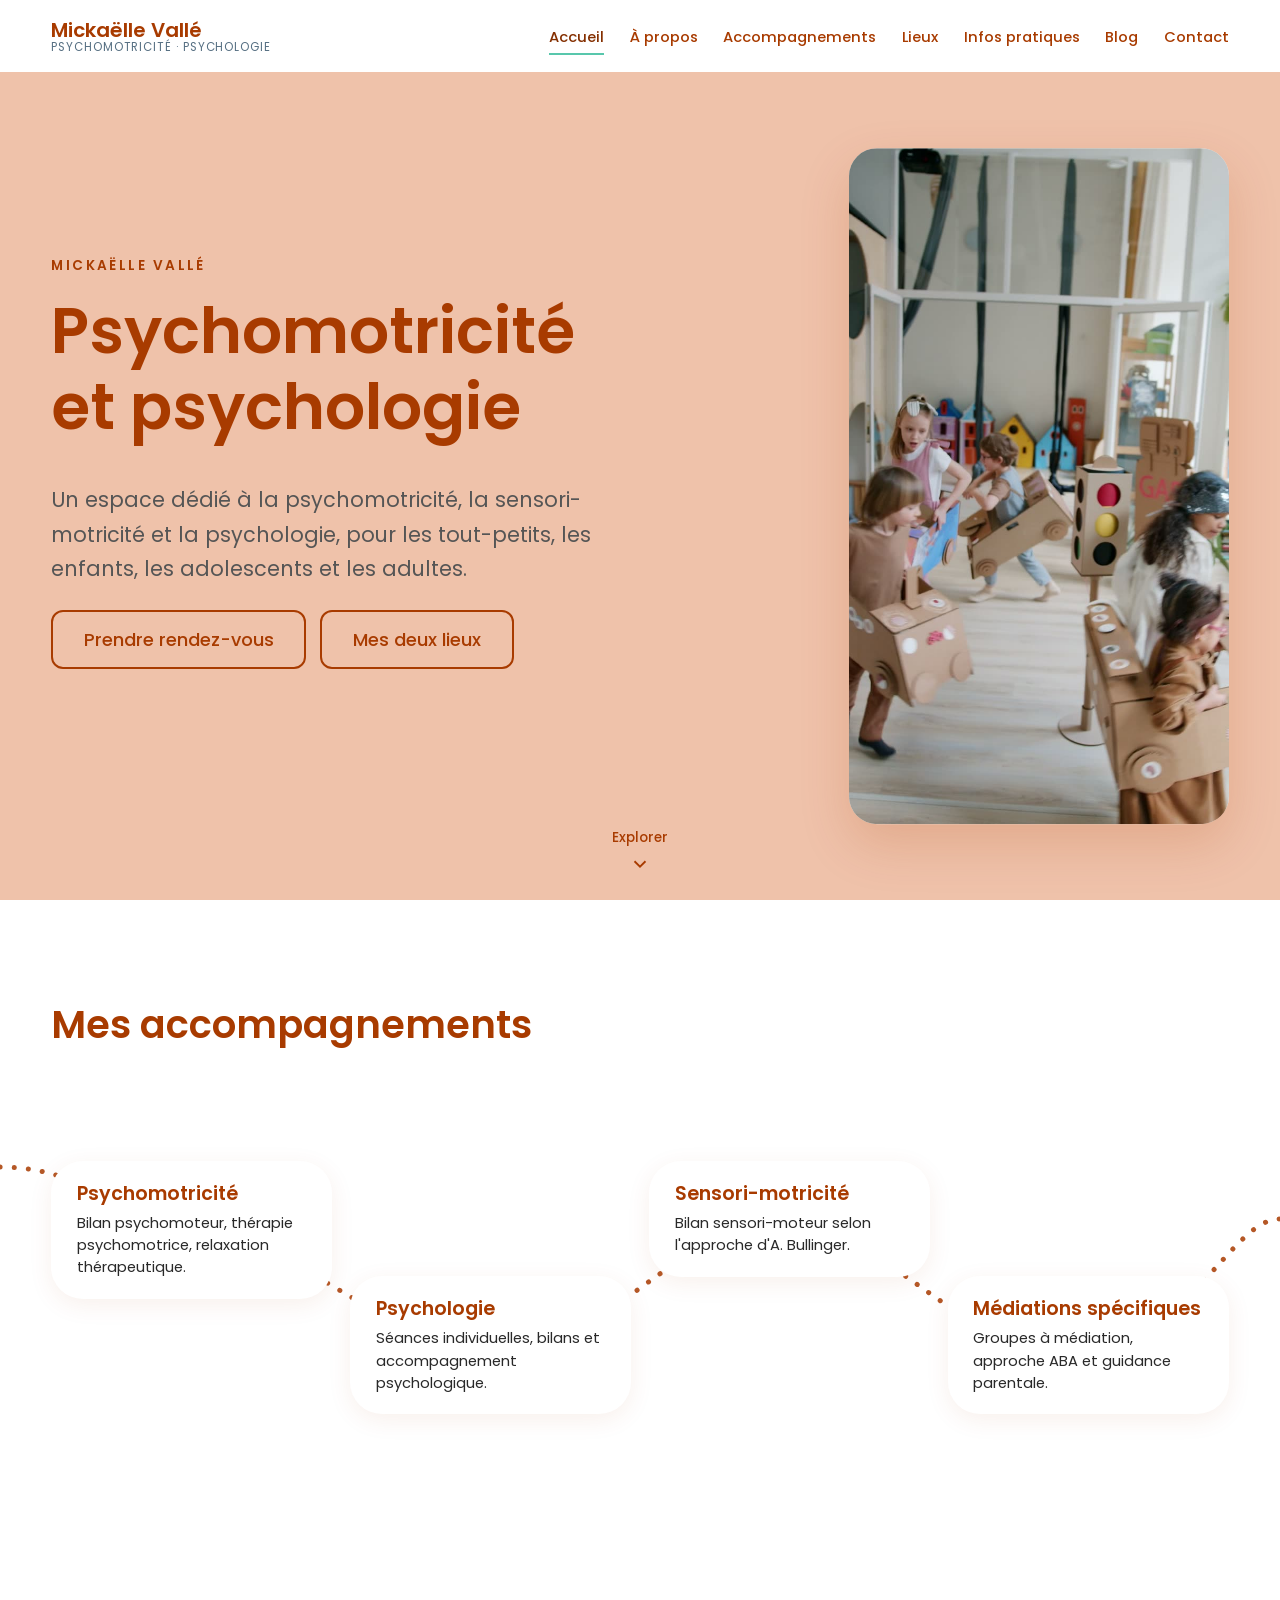
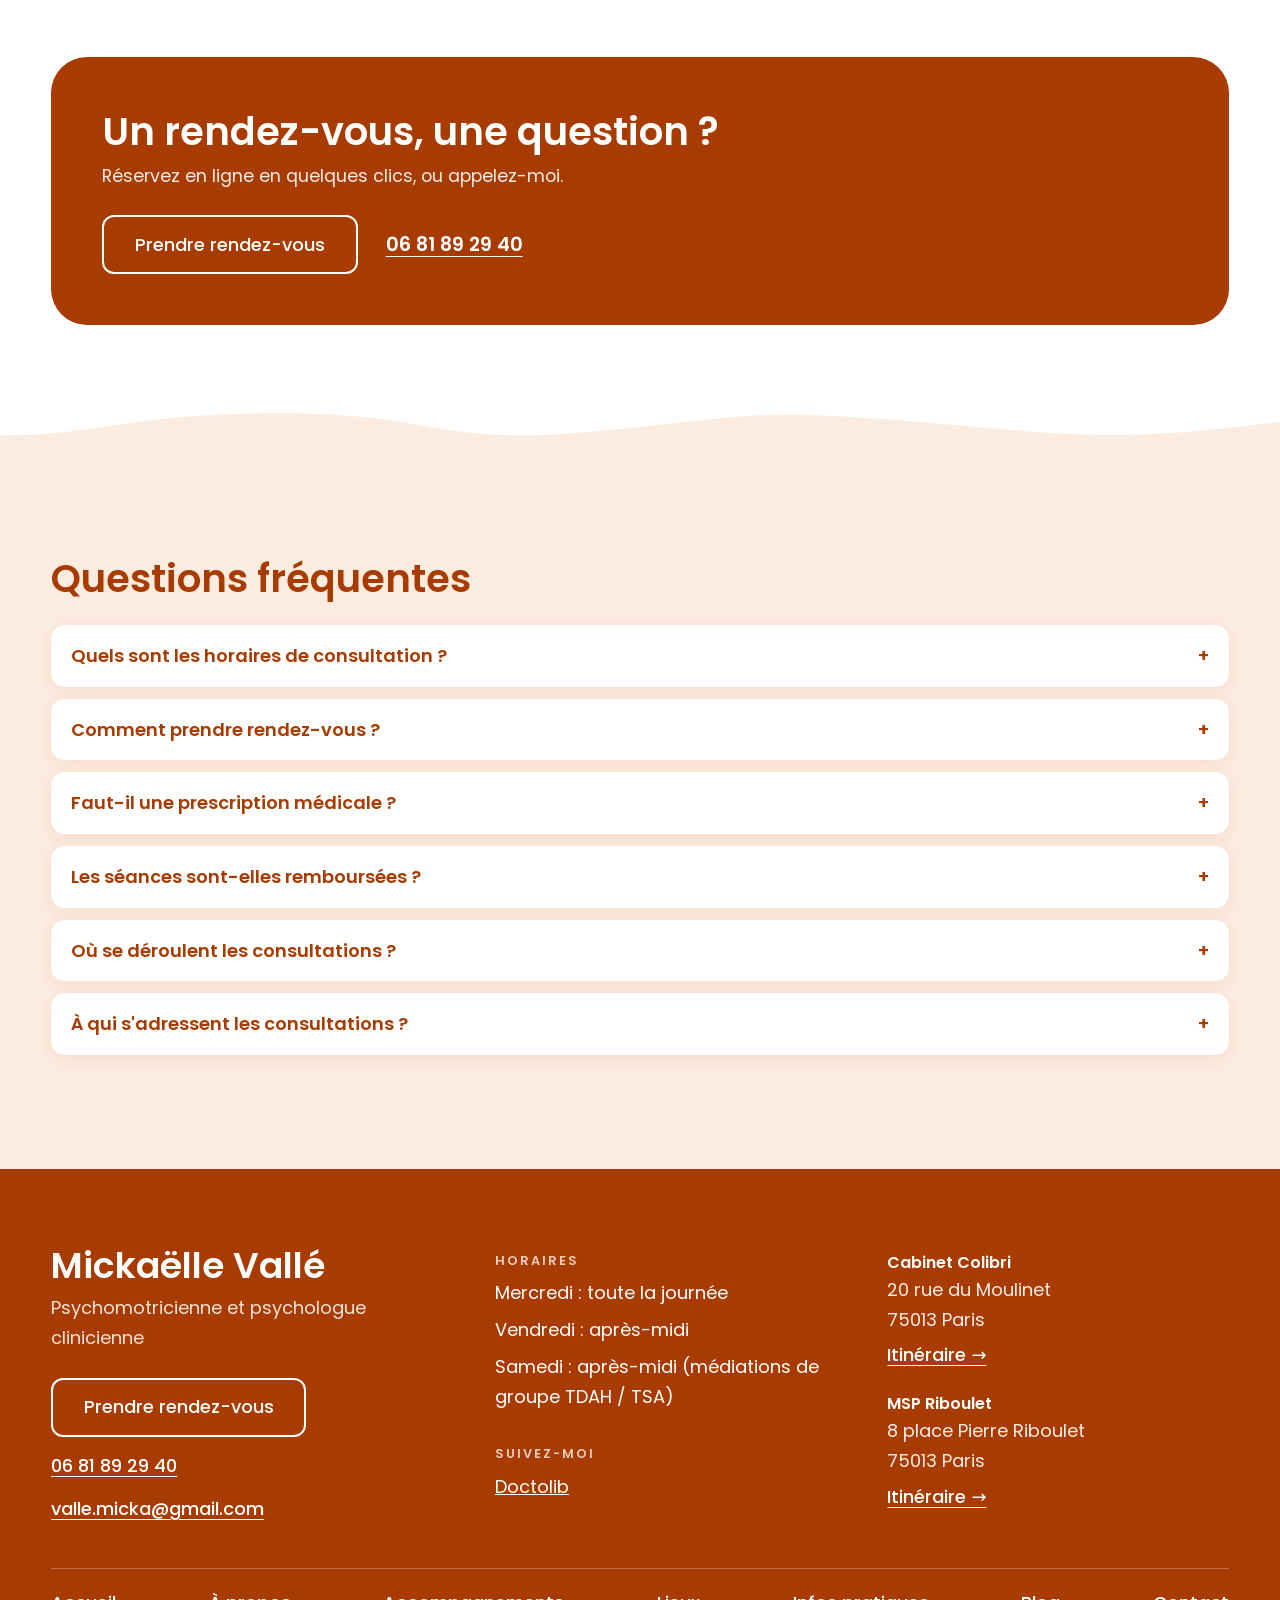
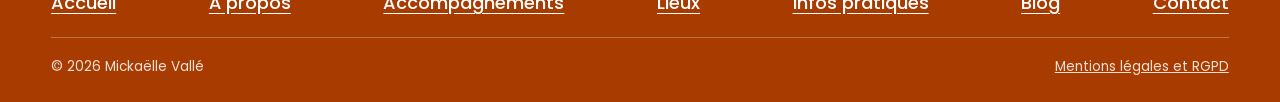
<file: index.html>
<!doctype html>
<html lang="fr">
<head>
<meta charset="utf-8">
<meta name="viewport" content="width=device-width,initial-scale=1">
<title>Mickaëlle Vallé | Psychomotricienne et psychologue à Paris</title>
<meta name="description" content="Psychomotricienne et psychologue clinicienne à Paris. Bilans, thérapie psychomotrice, sensori-motricité, médiations. Prise de rendez-vous sur Doctolib.">
<meta property="og:type" content="website">
<meta property="og:title" content="Mickaëlle Vallé | Psychomotricienne et psychologue à Paris">
<meta property="og:description" content="Psychomotricienne et psychologue clinicienne à Paris. Bilans, thérapie psychomotrice, sensori-motricité, médiations. Prise de rendez-vous sur Doctolib.">
<meta property="og:locale" content="fr_FR">
<meta name="theme-color" content="#A83B00">
<meta name="robots" content="noindex, nofollow">
<link rel="icon" href="data:image/svg+xml,%3Csvg xmlns=%27http://www.w3.org/2000/svg%27 viewBox=%270 0 64 64%27%3E%3Ccircle cx=%2732%27 cy=%2732%27 r=%2732%27 fill=%27%23A83B00%27/%3E%3Ctext x=%2732%27 y=%2742%27 font-size=%2726%27 font-family=%27sans-serif%27 font-weight=%27700%27 text-anchor=%27middle%27 fill=%27white%27%3EMV%3C/text%3E%3C/svg%3E">
<link rel="preload" href="fonts/poppins-500.woff2" as="font" type="font/woff2" crossorigin>
<link rel="stylesheet" href="css/style.css?v=21">
</head>
<body data-page="home">
<a class="skip" href="#main">Aller au contenu</a>
<header class="site-header" id="site-header"></header>
<main id="main"></main>
<footer class="site-footer" id="site-footer"></footer>
<script src="js/main.js?v=21" defer></script>
</body>
</html>
</file>
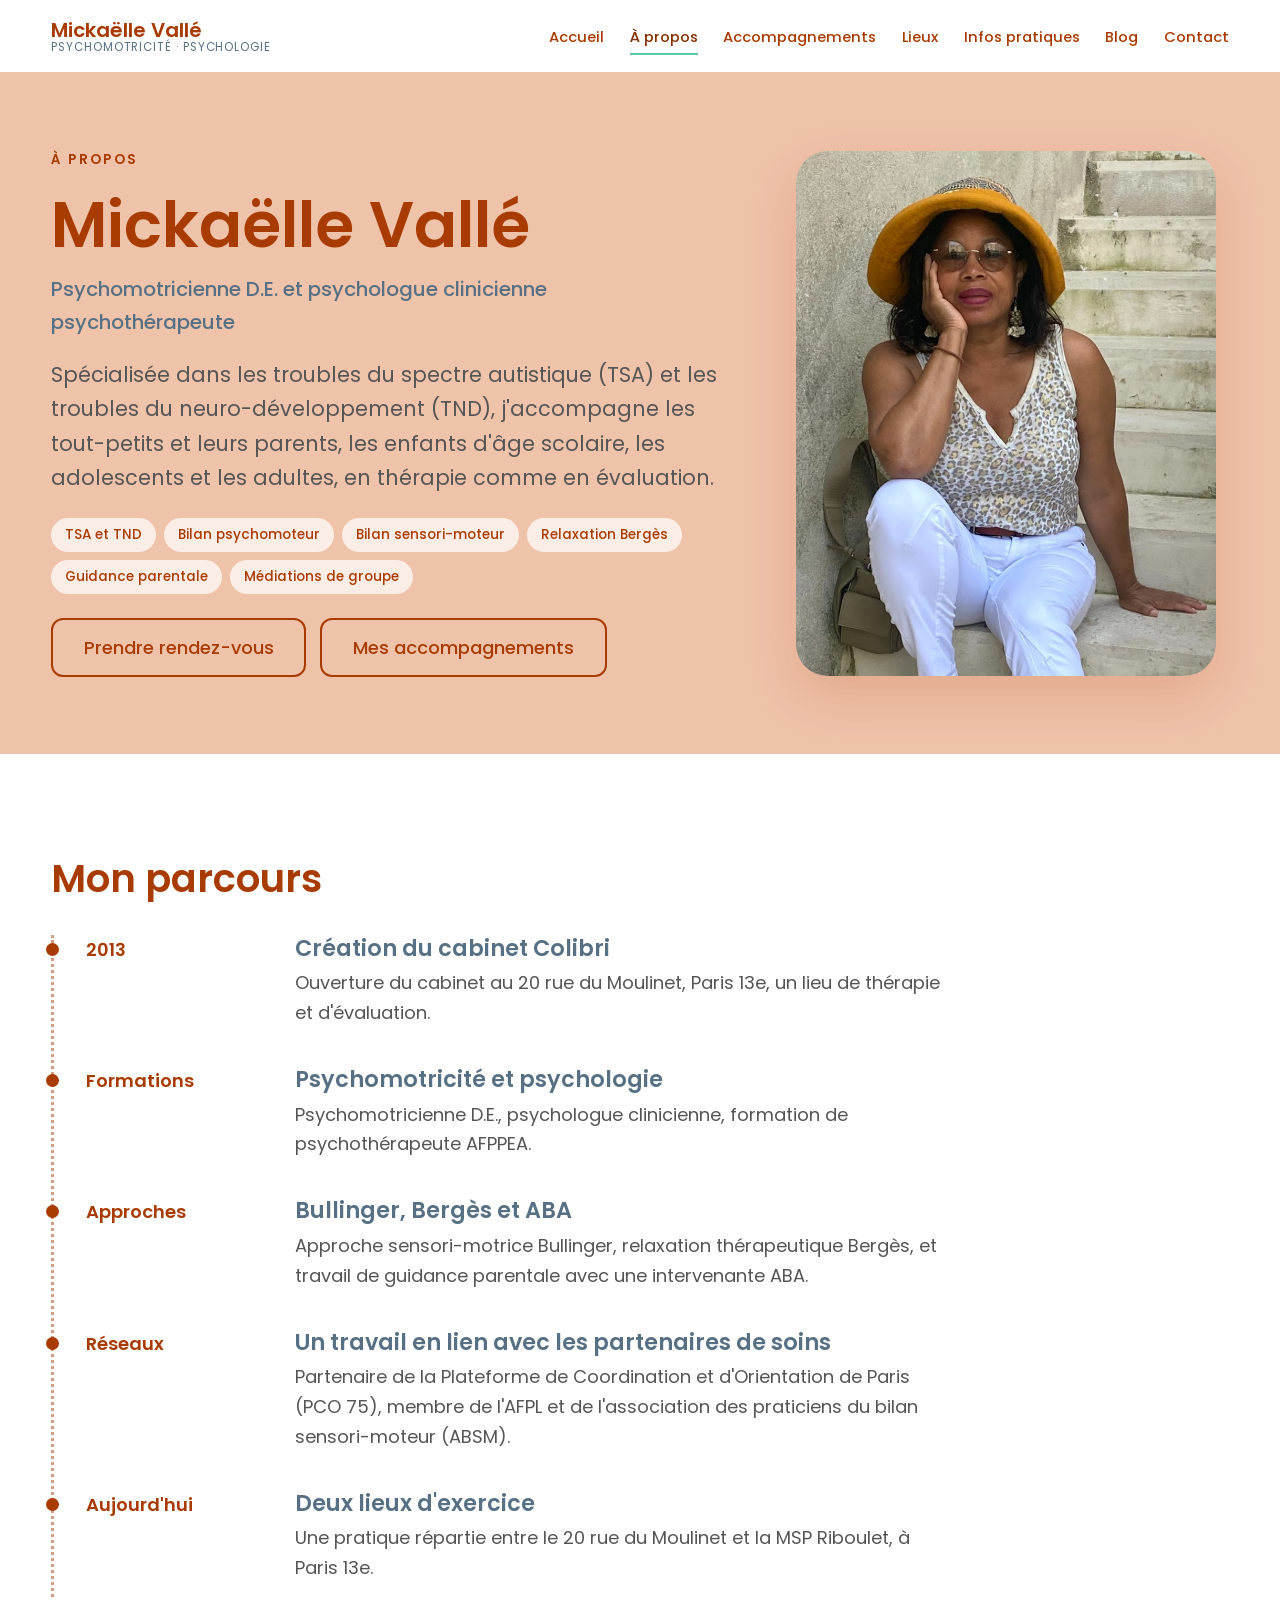
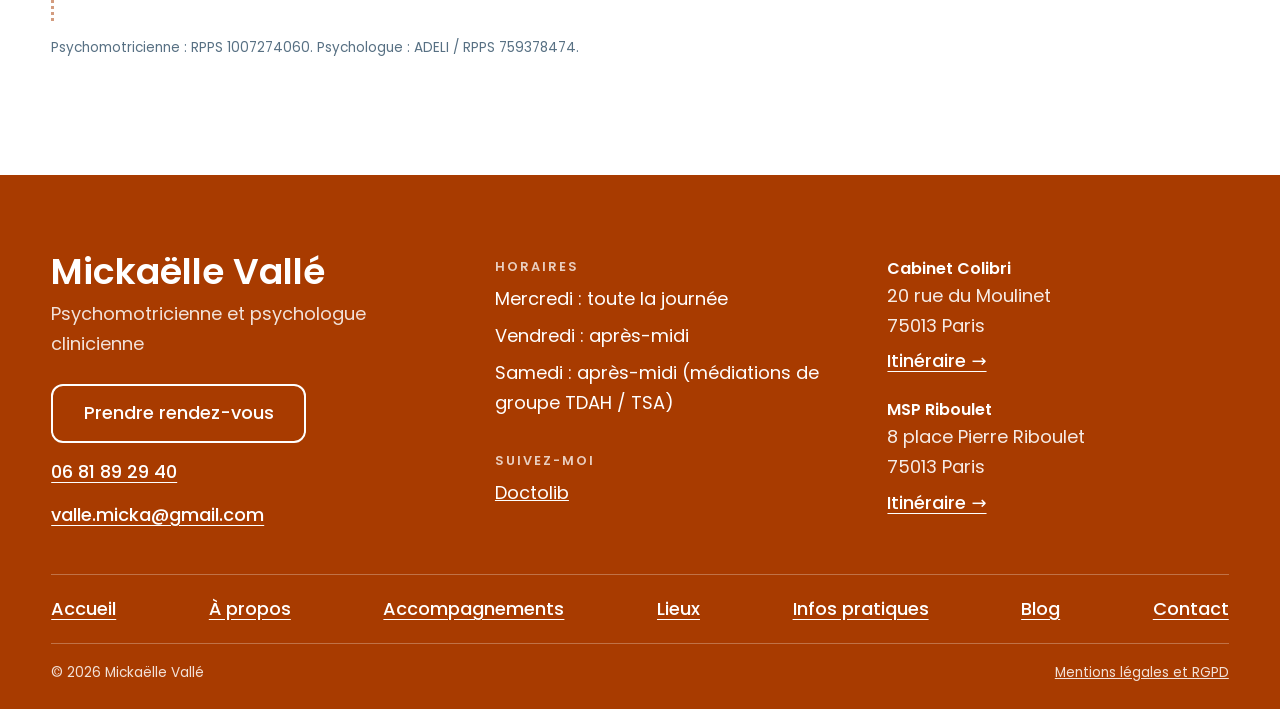
<file: a-propos.html>
<!doctype html>
<html lang="fr">
<head>
<meta charset="utf-8">
<meta name="viewport" content="width=device-width,initial-scale=1">
<title>À propos | Mickaëlle Vallé</title>
<meta name="description" content="Parcours, formations et identifiants professionnels de Mickaëlle Vallé, psychomotricienne D.E. et psychologue clinicienne.">
<meta property="og:type" content="website">
<meta property="og:title" content="À propos | Mickaëlle Vallé">
<meta property="og:description" content="Parcours, formations et identifiants professionnels de Mickaëlle Vallé, psychomotricienne D.E. et psychologue clinicienne.">
<meta property="og:locale" content="fr_FR">
<meta name="theme-color" content="#A83B00">
<meta name="robots" content="noindex, nofollow">
<link rel="icon" href="data:image/svg+xml,%3Csvg xmlns=%27http://www.w3.org/2000/svg%27 viewBox=%270 0 64 64%27%3E%3Ccircle cx=%2732%27 cy=%2732%27 r=%2732%27 fill=%27%23A83B00%27/%3E%3Ctext x=%2732%27 y=%2742%27 font-size=%2726%27 font-family=%27sans-serif%27 font-weight=%27700%27 text-anchor=%27middle%27 fill=%27white%27%3EMV%3C/text%3E%3C/svg%3E">
<link rel="preload" href="fonts/poppins-500.woff2" as="font" type="font/woff2" crossorigin>
<link rel="stylesheet" href="css/style.css?v=21">
</head>
<body data-page="about">
<a class="skip" href="#main">Aller au contenu</a>
<header class="site-header" id="site-header"></header>
<main id="main"></main>
<footer class="site-footer" id="site-footer"></footer>
<script src="js/main.js?v=21" defer></script>
</body>
</html>
</file>
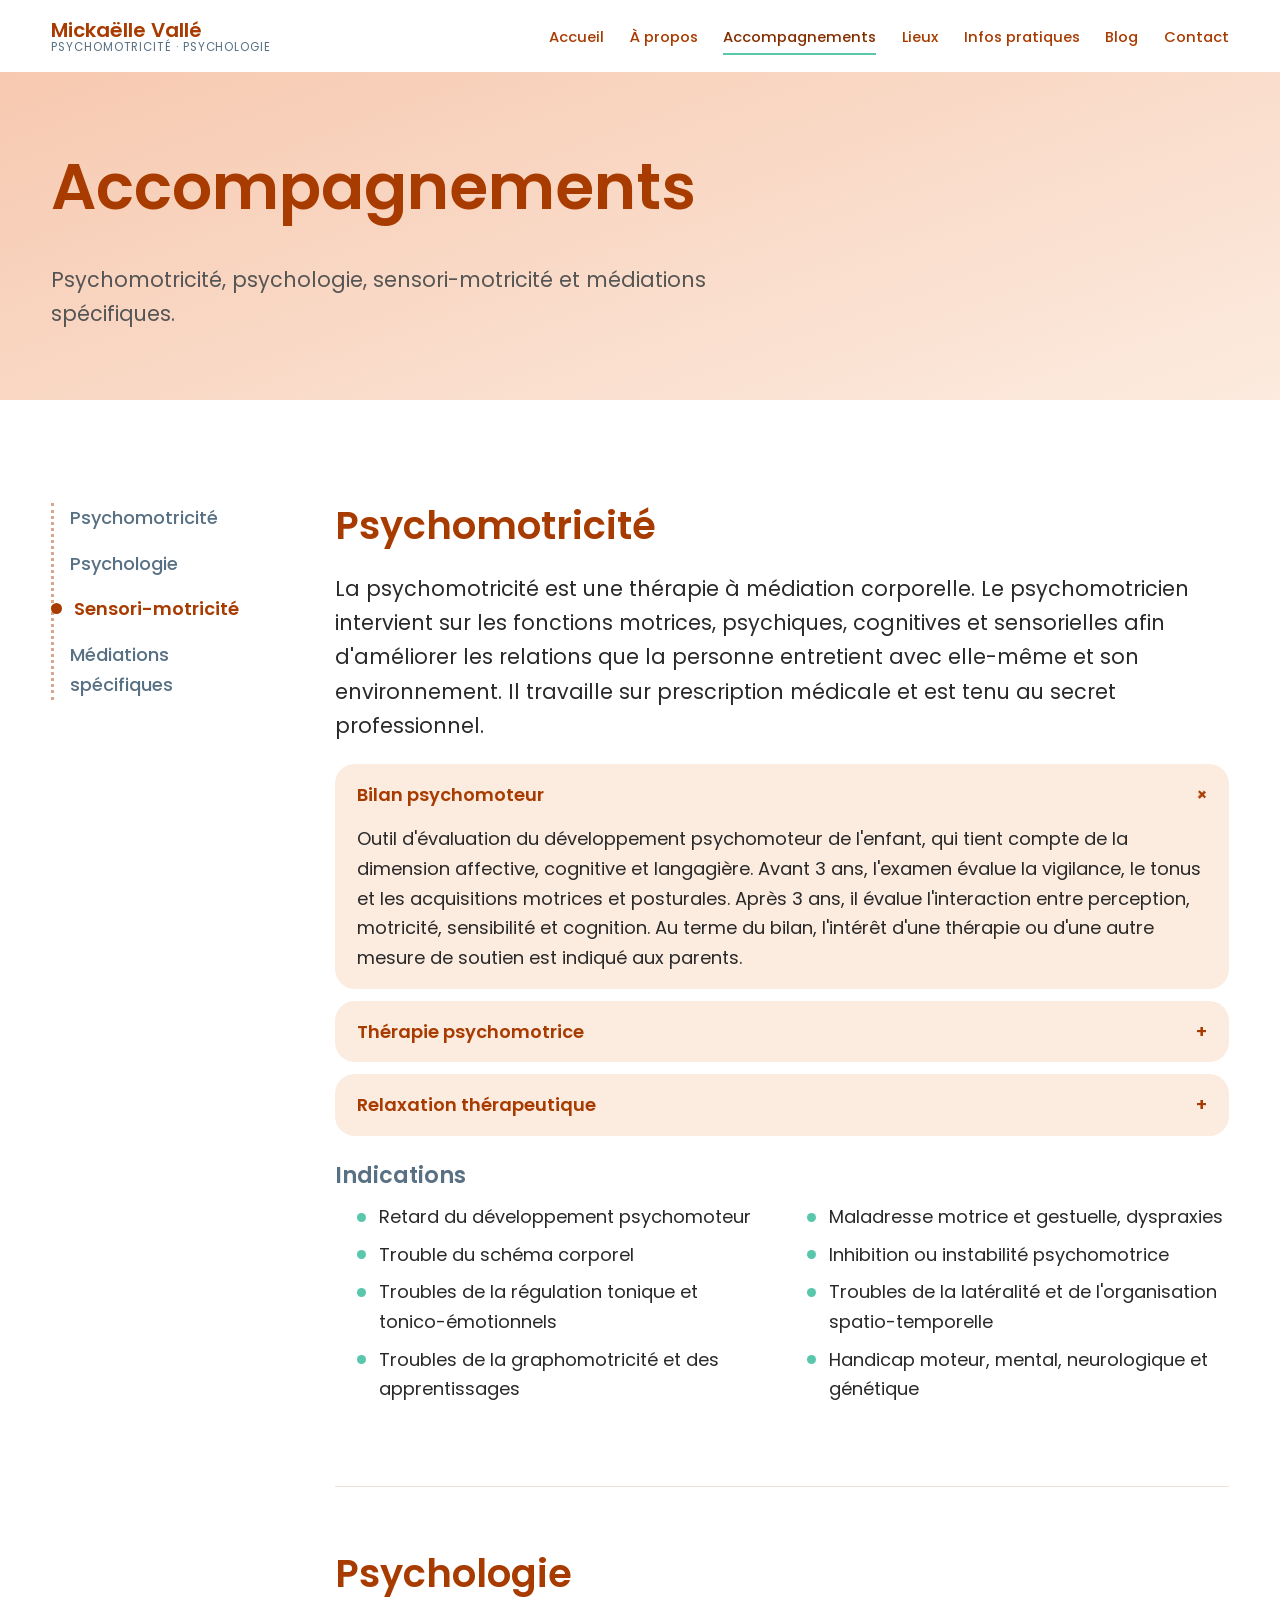
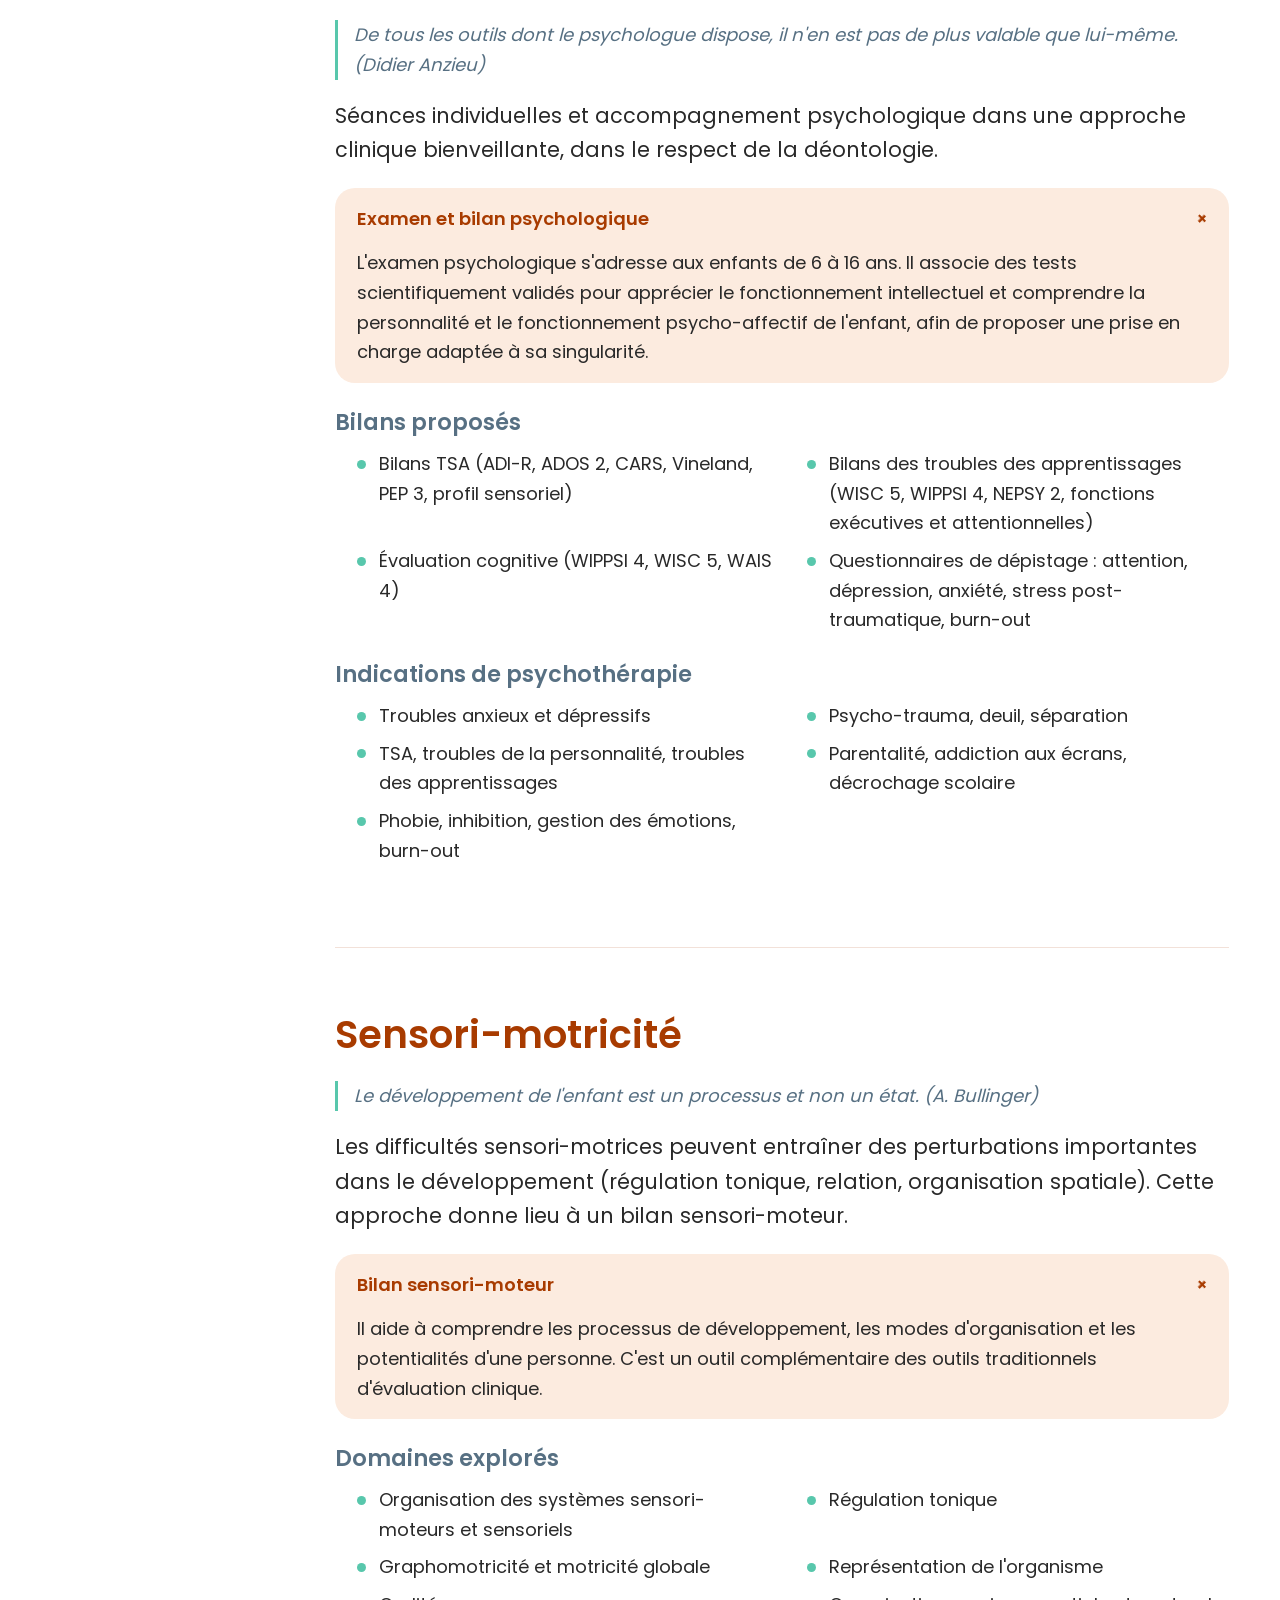
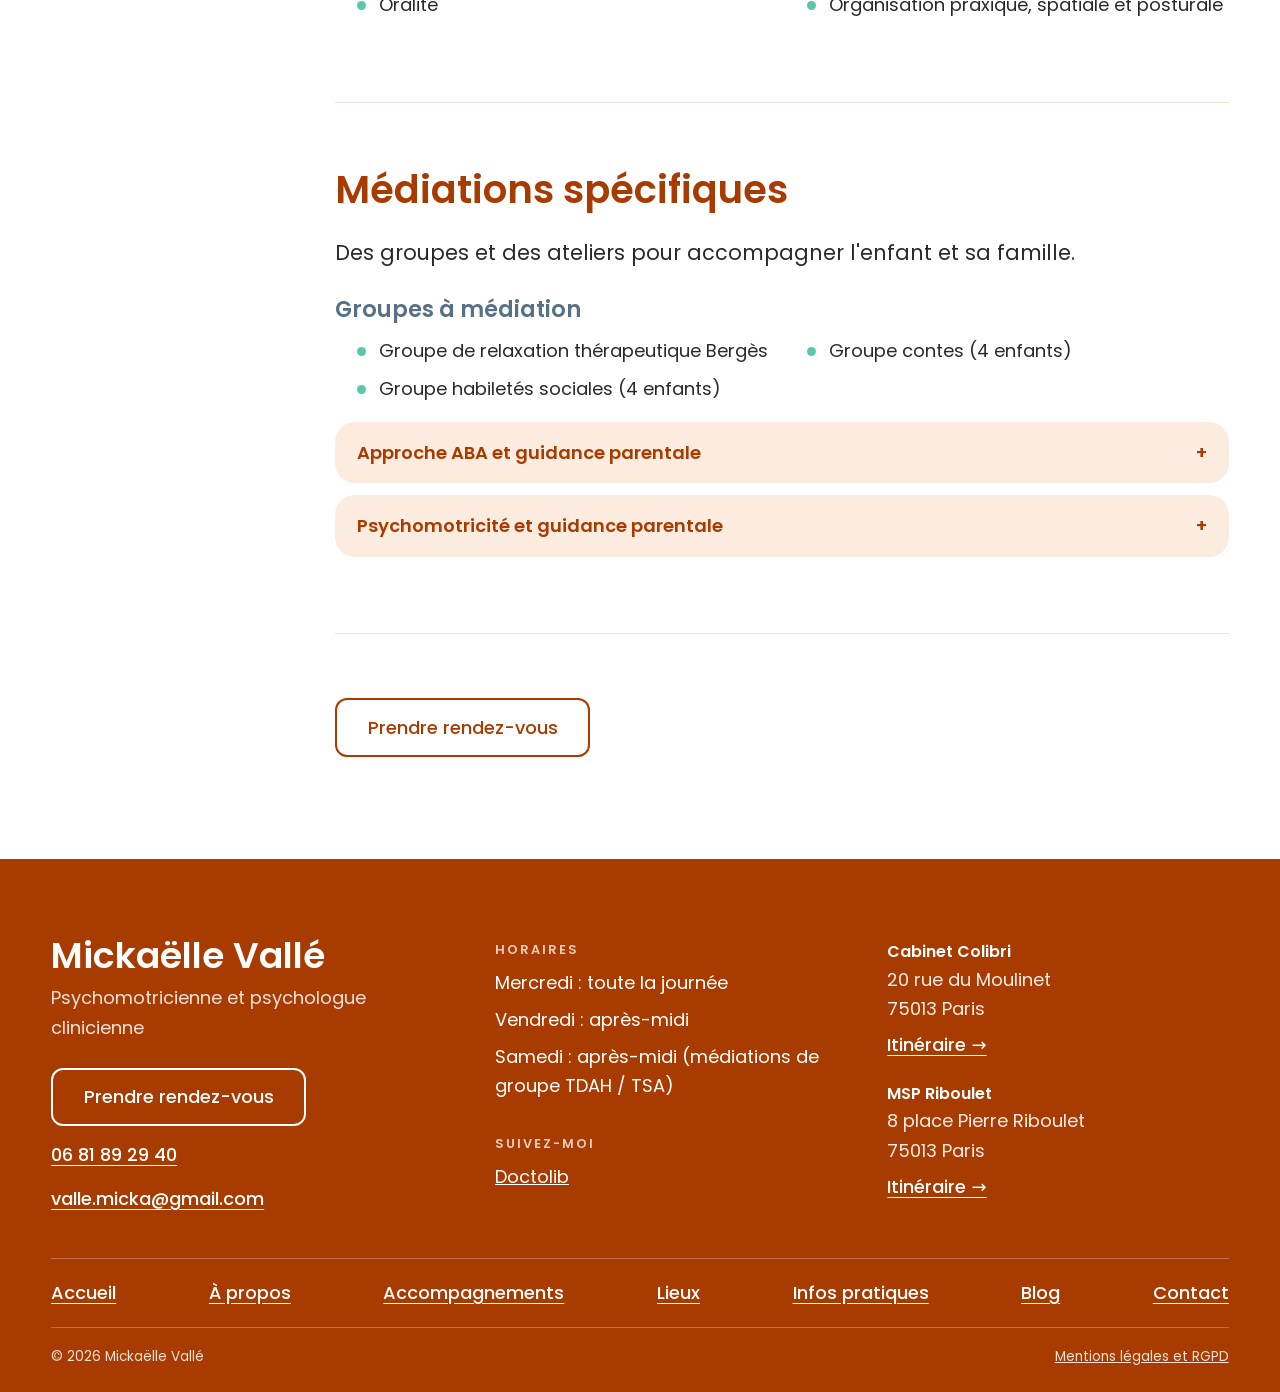
<file: accompagnements.html>
<!doctype html>
<html lang="fr">
<head>
<meta charset="utf-8">
<meta name="viewport" content="width=device-width,initial-scale=1">
<title>Accompagnements | Mickaëlle Vallé</title>
<meta name="description" content="Psychomotricité, psychologie, sensori-motricité et médiations spécifiques : bilans et thérapies pour enfants, adolescents et adultes.">
<meta property="og:type" content="website">
<meta property="og:title" content="Accompagnements | Mickaëlle Vallé">
<meta property="og:description" content="Psychomotricité, psychologie, sensori-motricité et médiations spécifiques : bilans et thérapies pour enfants, adolescents et adultes.">
<meta property="og:locale" content="fr_FR">
<meta name="theme-color" content="#A83B00">
<meta name="robots" content="noindex, nofollow">
<link rel="icon" href="data:image/svg+xml,%3Csvg xmlns=%27http://www.w3.org/2000/svg%27 viewBox=%270 0 64 64%27%3E%3Ccircle cx=%2732%27 cy=%2732%27 r=%2732%27 fill=%27%23A83B00%27/%3E%3Ctext x=%2732%27 y=%2742%27 font-size=%2726%27 font-family=%27sans-serif%27 font-weight=%27700%27 text-anchor=%27middle%27 fill=%27white%27%3EMV%3C/text%3E%3C/svg%3E">
<link rel="preload" href="fonts/poppins-500.woff2" as="font" type="font/woff2" crossorigin>
<link rel="stylesheet" href="css/style.css?v=21">
</head>
<body data-page="care">
<a class="skip" href="#main">Aller au contenu</a>
<header class="site-header" id="site-header"></header>
<main id="main"></main>
<footer class="site-footer" id="site-footer"></footer>
<script src="js/main.js?v=21" defer></script>
</body>
</html>
</file>
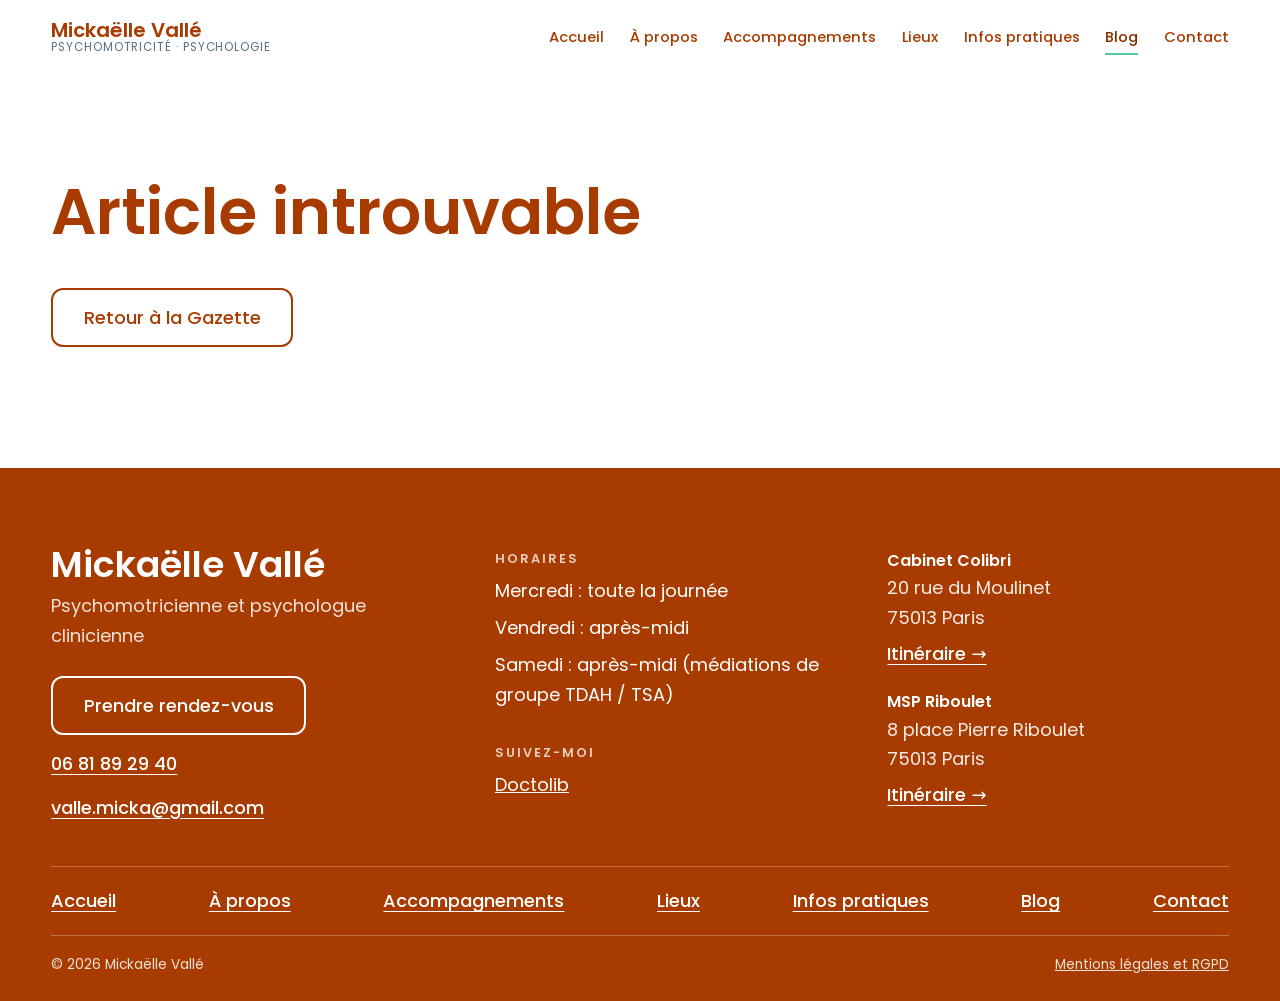
<file: article.html>
<!doctype html>
<html lang="fr">
<head>
<meta charset="utf-8">
<meta name="viewport" content="width=device-width,initial-scale=1">
<title>Article | Mickaëlle Vallé</title>
<meta name="description" content="Psychomotricienne et psychologue clinicienne à Paris. Bilans, thérapie psychomotrice, sensori-motricité, médiations. Prise de rendez-vous sur Doctolib.">
<meta property="og:type" content="website">
<meta property="og:title" content="Mickaëlle Vallé | Psychomotricienne et psychologue à Paris">
<meta property="og:description" content="Psychomotricienne et psychologue clinicienne à Paris. Bilans, thérapie psychomotrice, sensori-motricité, médiations. Prise de rendez-vous sur Doctolib.">
<meta property="og:locale" content="fr_FR">
<meta name="theme-color" content="#A83B00">
<meta name="robots" content="noindex, nofollow">
<link rel="icon" href="data:image/svg+xml,%3Csvg xmlns=%27http://www.w3.org/2000/svg%27 viewBox=%270 0 64 64%27%3E%3Ccircle cx=%2732%27 cy=%2732%27 r=%2732%27 fill=%27%23A83B00%27/%3E%3Ctext x=%2732%27 y=%2742%27 font-size=%2726%27 font-family=%27sans-serif%27 font-weight=%27700%27 text-anchor=%27middle%27 fill=%27white%27%3EMV%3C/text%3E%3C/svg%3E">
<link rel="preload" href="fonts/poppins-500.woff2" as="font" type="font/woff2" crossorigin>
<link rel="stylesheet" href="css/style.css?v=21">
</head>
<body data-page="article">
<a class="skip" href="#main">Aller au contenu</a>
<header class="site-header" id="site-header"></header>
<main id="main"></main>
<footer class="site-footer" id="site-footer"></footer>
<script src="js/main.js?v=21" defer></script>
</body>
</html>
</file>
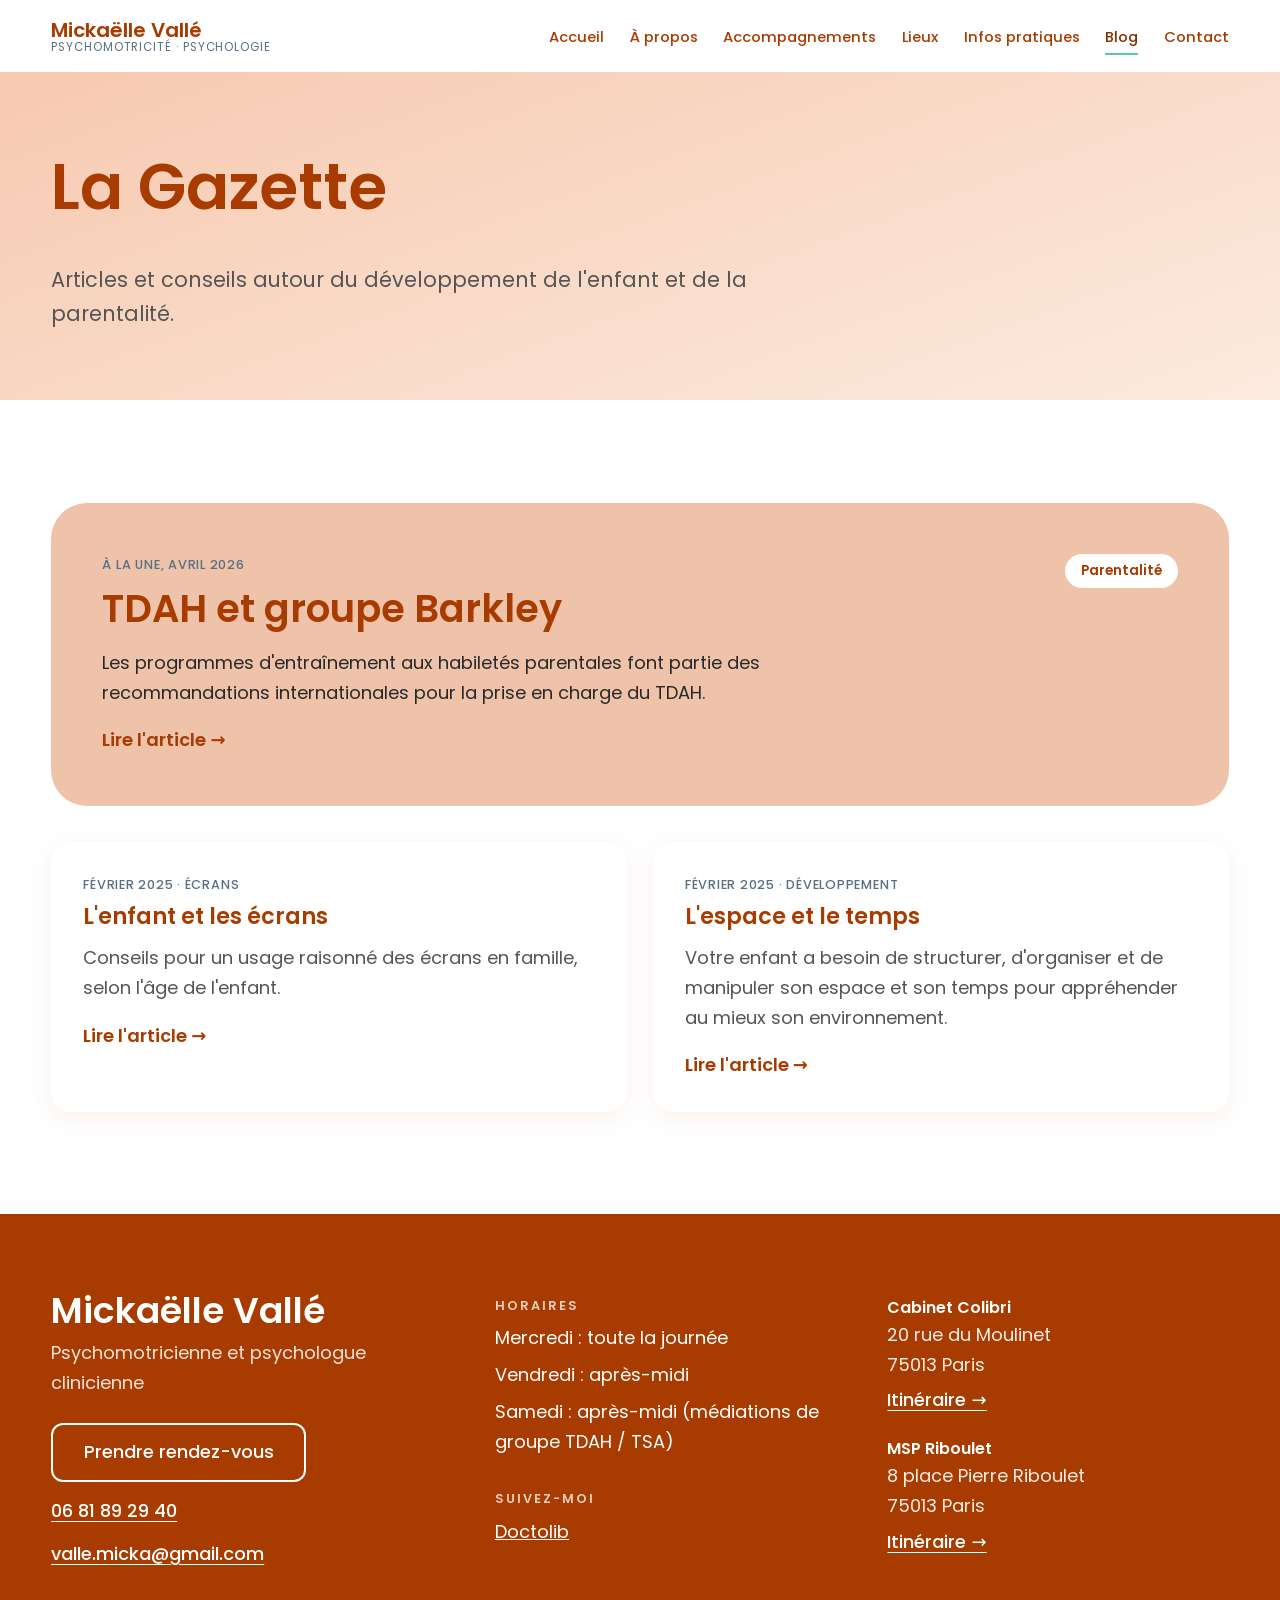
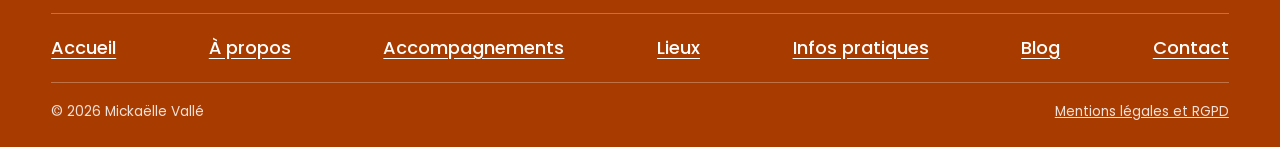
<file: blog.html>
<!doctype html>
<html lang="fr">
<head>
<meta charset="utf-8">
<meta name="viewport" content="width=device-width,initial-scale=1">
<title>La Gazette | Mickaëlle Vallé</title>
<meta name="description" content="Articles sur les écrans, l'espace et le temps, le TDAH et le groupe Barkley.">
<meta property="og:type" content="website">
<meta property="og:title" content="La Gazette | Mickaëlle Vallé">
<meta property="og:description" content="Articles sur les écrans, l'espace et le temps, le TDAH et le groupe Barkley.">
<meta property="og:locale" content="fr_FR">
<meta name="theme-color" content="#A83B00">
<meta name="robots" content="noindex, nofollow">
<link rel="icon" href="data:image/svg+xml,%3Csvg xmlns=%27http://www.w3.org/2000/svg%27 viewBox=%270 0 64 64%27%3E%3Ccircle cx=%2732%27 cy=%2732%27 r=%2732%27 fill=%27%23A83B00%27/%3E%3Ctext x=%2732%27 y=%2742%27 font-size=%2726%27 font-family=%27sans-serif%27 font-weight=%27700%27 text-anchor=%27middle%27 fill=%27white%27%3EMV%3C/text%3E%3C/svg%3E">
<link rel="preload" href="fonts/poppins-500.woff2" as="font" type="font/woff2" crossorigin>
<link rel="stylesheet" href="css/style.css?v=21">
</head>
<body data-page="blog">
<a class="skip" href="#main">Aller au contenu</a>
<header class="site-header" id="site-header"></header>
<main id="main"></main>
<footer class="site-footer" id="site-footer"></footer>
<script src="js/main.js?v=21" defer></script>
</body>
</html>
</file>
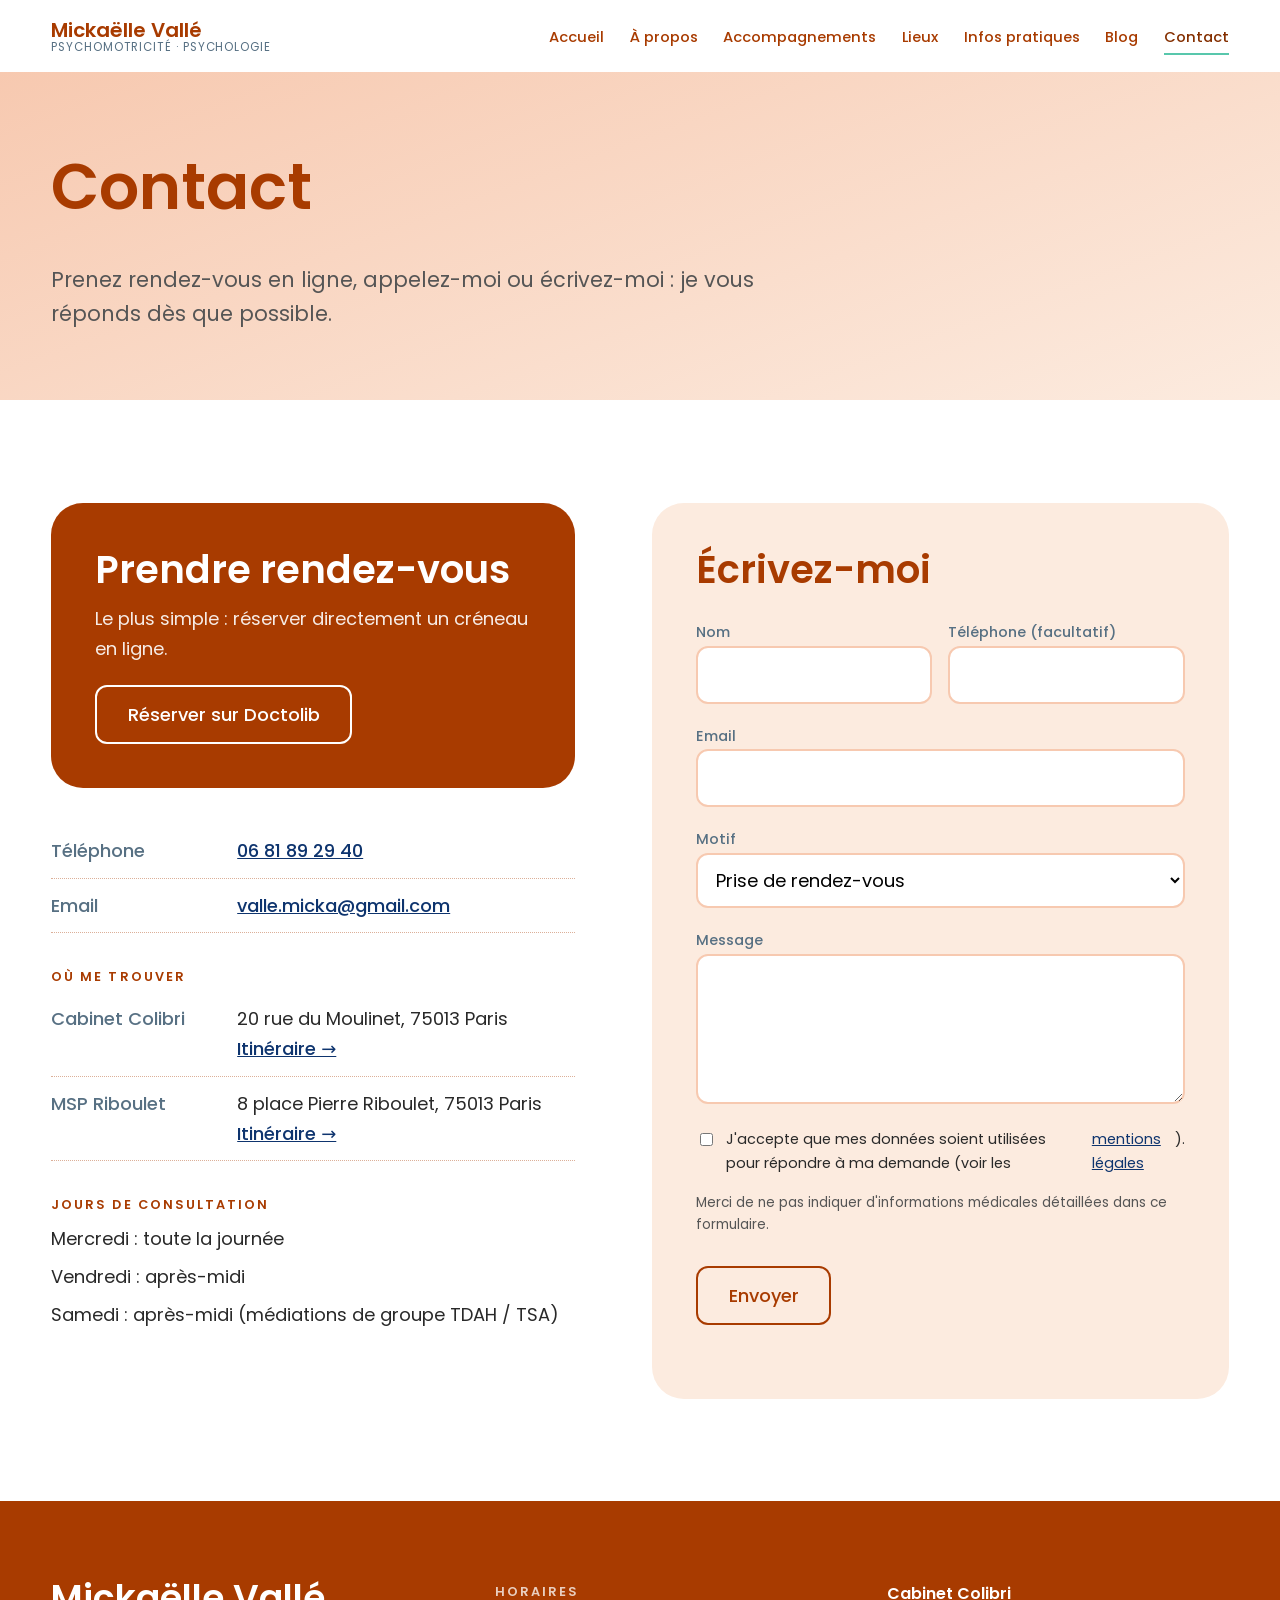
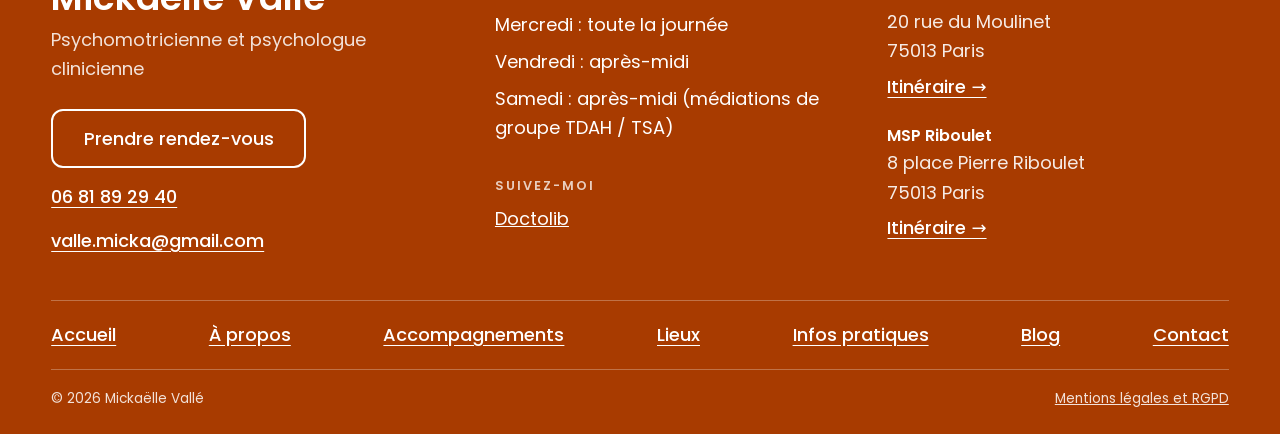
<file: contact.html>
<!doctype html>
<html lang="fr">
<head>
<meta charset="utf-8">
<meta name="viewport" content="width=device-width,initial-scale=1">
<title>Contact | Mickaëlle Vallé</title>
<meta name="description" content="Prenez rendez-vous sur Doctolib, par téléphone ou par email avec Mickaëlle Vallé.">
<meta property="og:type" content="website">
<meta property="og:title" content="Contact | Mickaëlle Vallé">
<meta property="og:description" content="Prenez rendez-vous sur Doctolib, par téléphone ou par email avec Mickaëlle Vallé.">
<meta property="og:locale" content="fr_FR">
<meta name="theme-color" content="#A83B00">
<meta name="robots" content="noindex, nofollow">
<link rel="icon" href="data:image/svg+xml,%3Csvg xmlns=%27http://www.w3.org/2000/svg%27 viewBox=%270 0 64 64%27%3E%3Ccircle cx=%2732%27 cy=%2732%27 r=%2732%27 fill=%27%23A83B00%27/%3E%3Ctext x=%2732%27 y=%2742%27 font-size=%2726%27 font-family=%27sans-serif%27 font-weight=%27700%27 text-anchor=%27middle%27 fill=%27white%27%3EMV%3C/text%3E%3C/svg%3E">
<link rel="preload" href="fonts/poppins-500.woff2" as="font" type="font/woff2" crossorigin>
<link rel="stylesheet" href="css/style.css?v=21">
</head>
<body data-page="contact">
<a class="skip" href="#main">Aller au contenu</a>
<header class="site-header" id="site-header"></header>
<main id="main"></main>
<footer class="site-footer" id="site-footer"></footer>
<script src="js/main.js?v=21" defer></script>
</body>
</html>
</file>
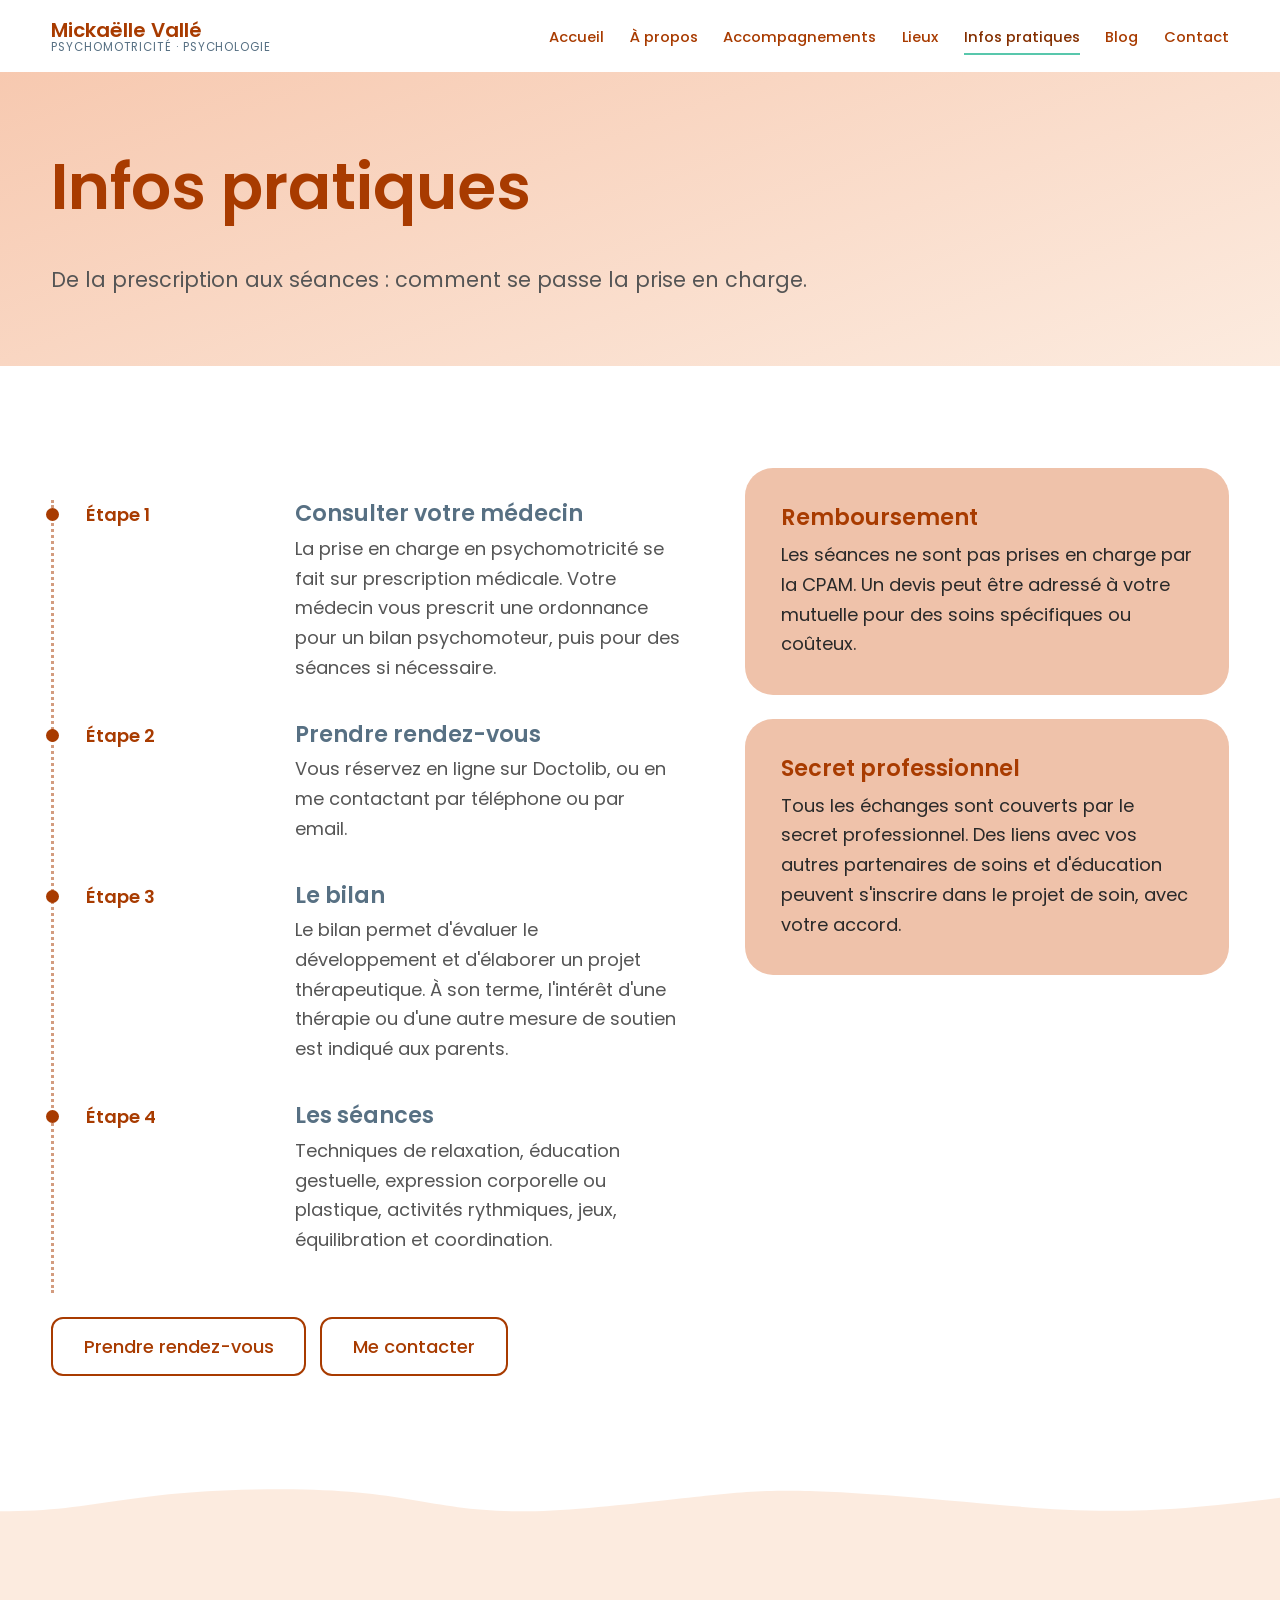
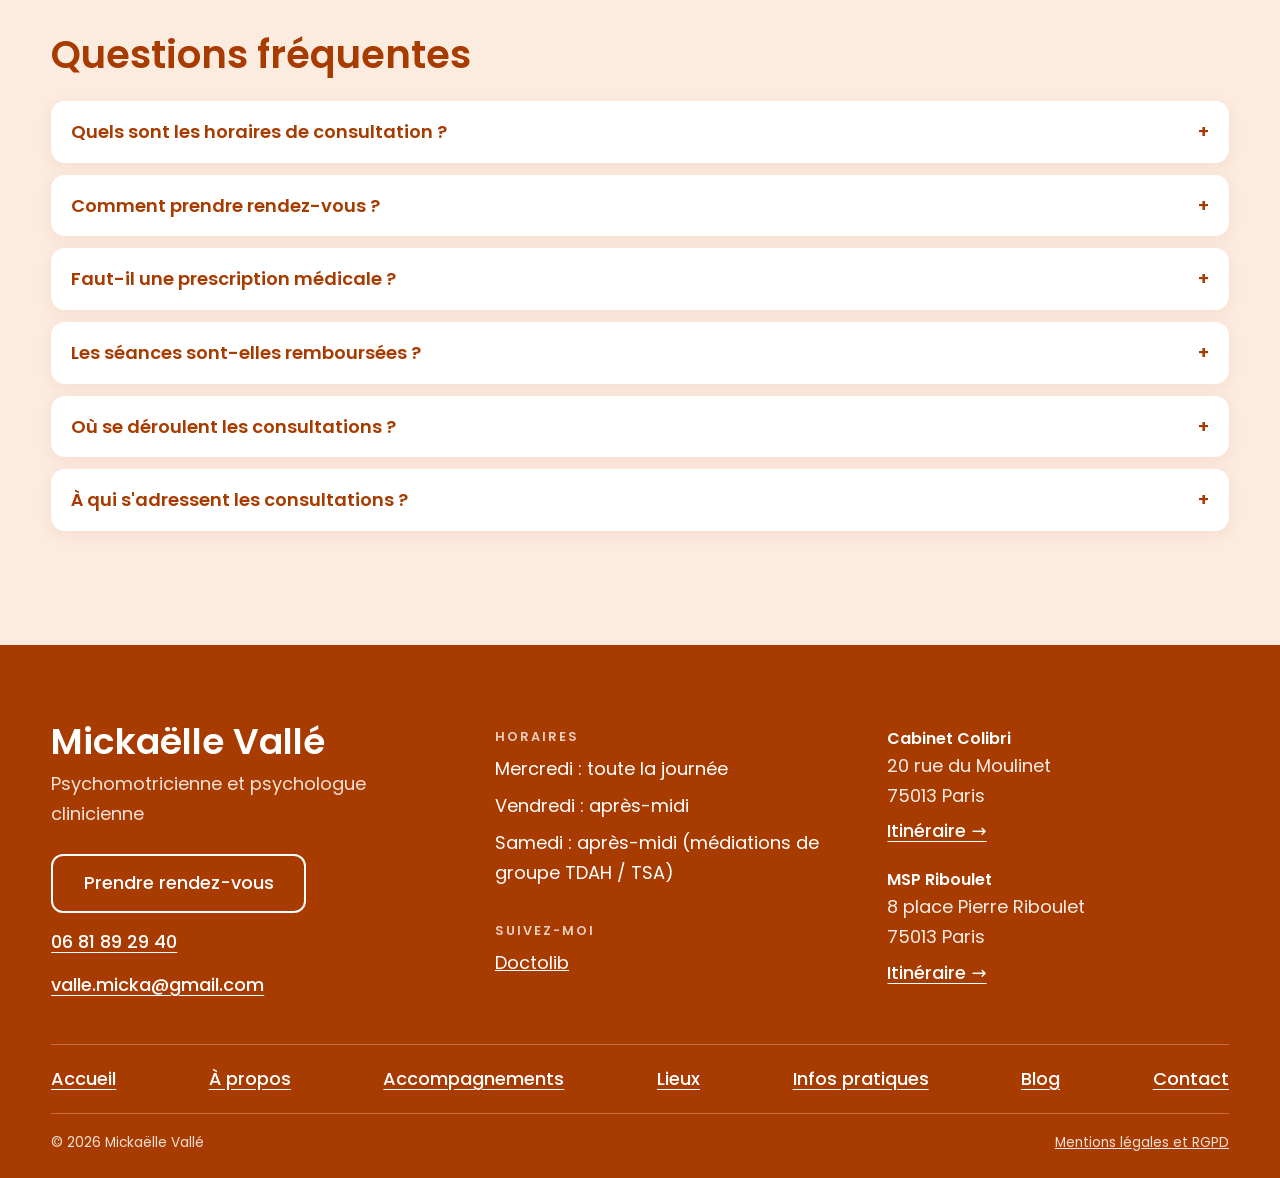
<file: infos-pratiques.html>
<!doctype html>
<html lang="fr">
<head>
<meta charset="utf-8">
<meta name="viewport" content="width=device-width,initial-scale=1">
<title>Infos pratiques | Mickaëlle Vallé</title>
<meta name="description" content="Prescription médicale, remboursement, mutuelle et questions fréquentes sur la prise en charge.">
<meta property="og:type" content="website">
<meta property="og:title" content="Infos pratiques | Mickaëlle Vallé">
<meta property="og:description" content="Prescription médicale, remboursement, mutuelle et questions fréquentes sur la prise en charge.">
<meta property="og:locale" content="fr_FR">
<meta name="theme-color" content="#A83B00">
<meta name="robots" content="noindex, nofollow">
<link rel="icon" href="data:image/svg+xml,%3Csvg xmlns=%27http://www.w3.org/2000/svg%27 viewBox=%270 0 64 64%27%3E%3Ccircle cx=%2732%27 cy=%2732%27 r=%2732%27 fill=%27%23A83B00%27/%3E%3Ctext x=%2732%27 y=%2742%27 font-size=%2726%27 font-family=%27sans-serif%27 font-weight=%27700%27 text-anchor=%27middle%27 fill=%27white%27%3EMV%3C/text%3E%3C/svg%3E">
<link rel="preload" href="fonts/poppins-500.woff2" as="font" type="font/woff2" crossorigin>
<link rel="stylesheet" href="css/style.css?v=21">
</head>
<body data-page="practical">
<a class="skip" href="#main">Aller au contenu</a>
<header class="site-header" id="site-header"></header>
<main id="main"></main>
<footer class="site-footer" id="site-footer"></footer>
<script src="js/main.js?v=21" defer></script>
</body>
</html>
</file>
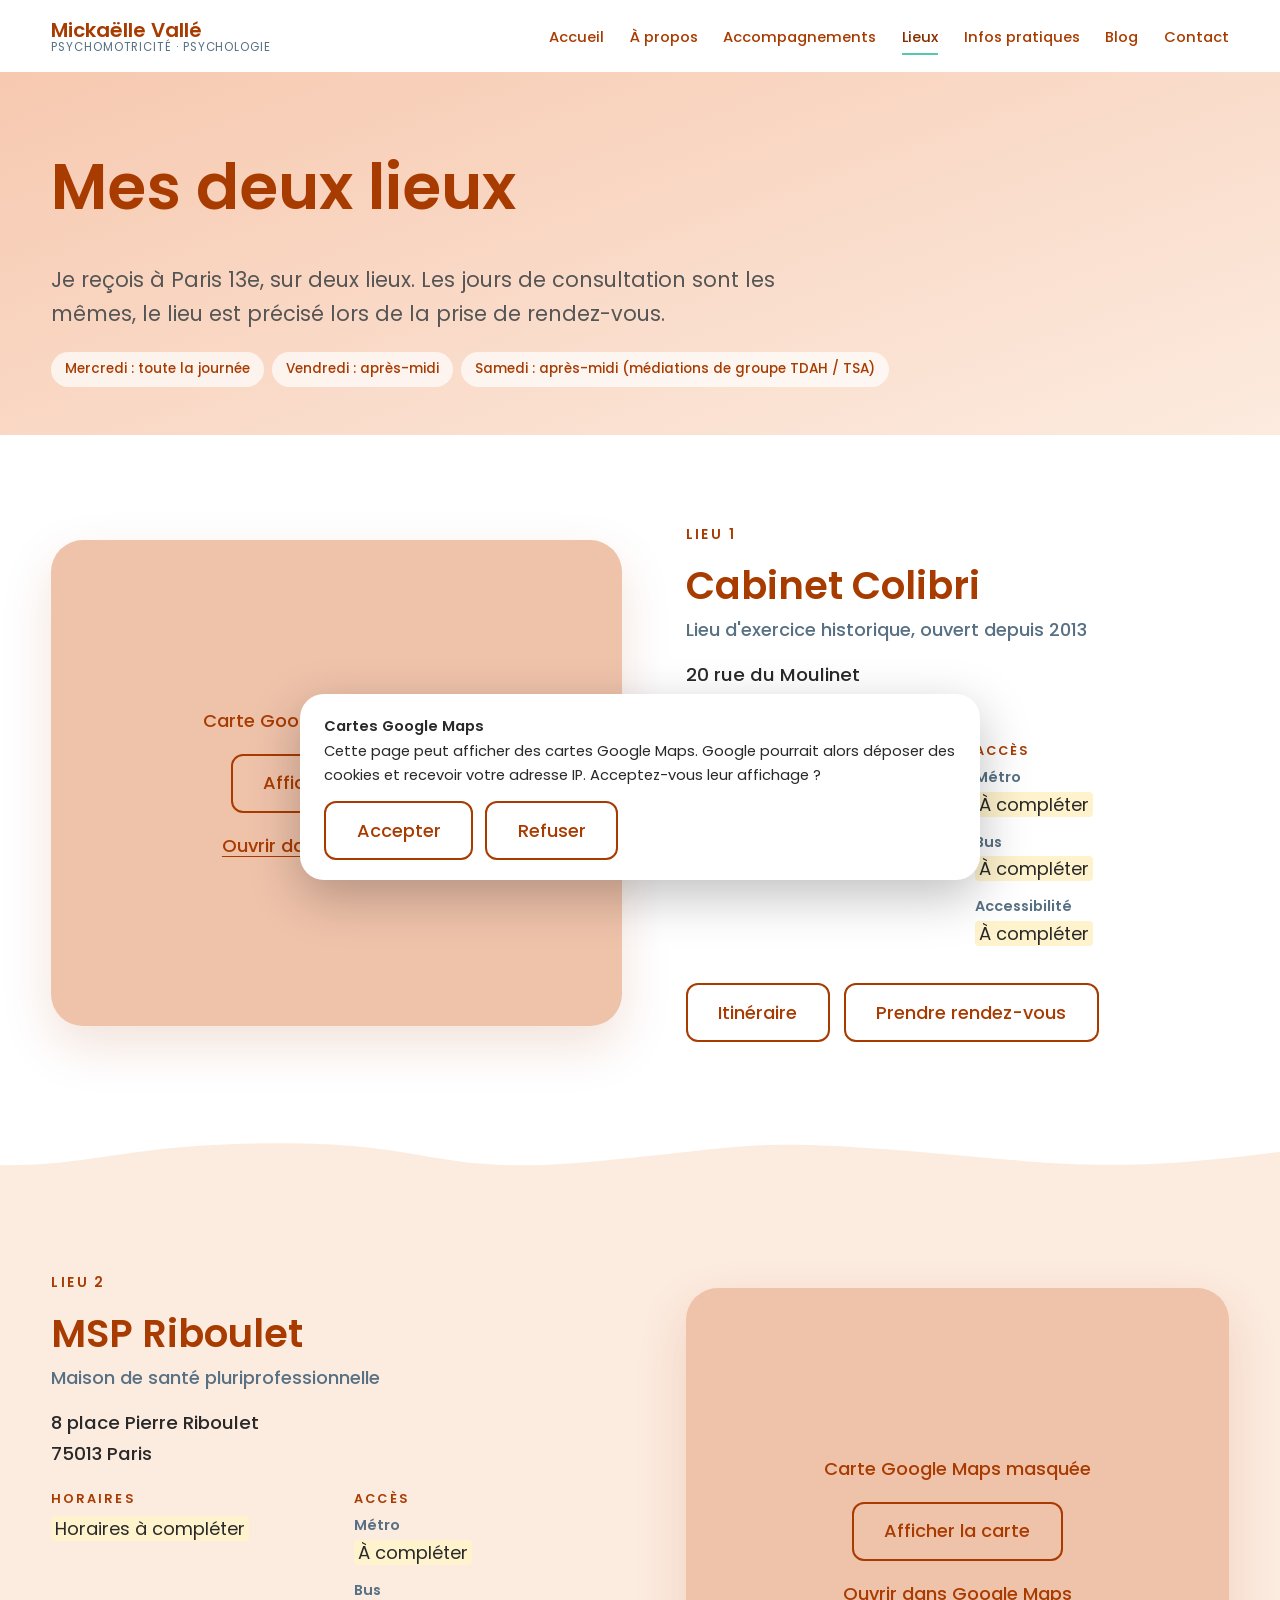
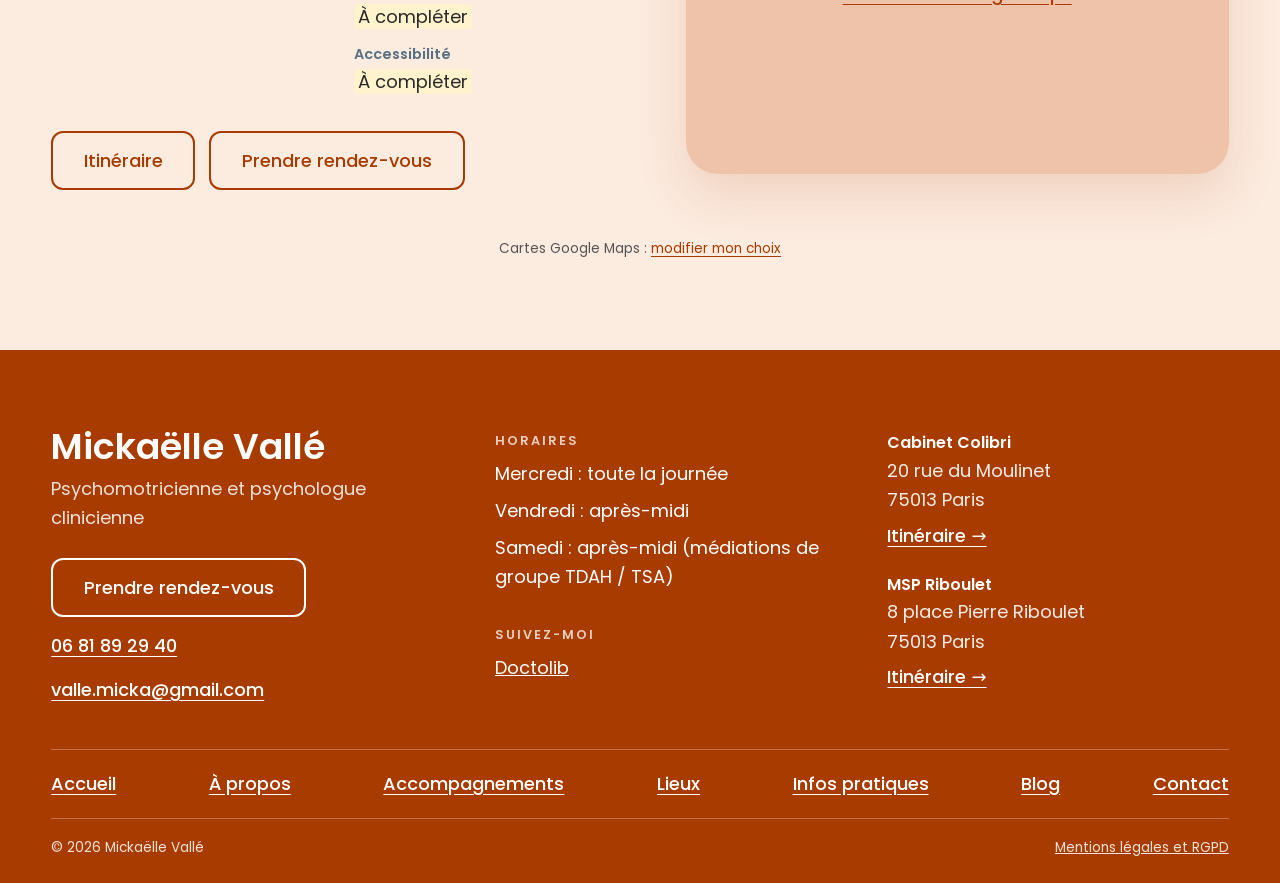
<file: lieux.html>
<!doctype html>
<html lang="fr">
<head>
<meta charset="utf-8">
<meta name="viewport" content="width=device-width,initial-scale=1">
<title>Lieux | Mickaëlle Vallé</title>
<meta name="description" content="Les deux lieux de consultation à Paris : 20 rue du Moulinet (13e) et la MSP Riboulet. Plans et accès.">
<meta property="og:type" content="website">
<meta property="og:title" content="Lieux | Mickaëlle Vallé">
<meta property="og:description" content="Les deux lieux de consultation à Paris : 20 rue du Moulinet (13e) et la MSP Riboulet. Plans et accès.">
<meta property="og:locale" content="fr_FR">
<meta name="theme-color" content="#A83B00">
<meta name="robots" content="noindex, nofollow">
<link rel="icon" href="data:image/svg+xml,%3Csvg xmlns=%27http://www.w3.org/2000/svg%27 viewBox=%270 0 64 64%27%3E%3Ccircle cx=%2732%27 cy=%2732%27 r=%2732%27 fill=%27%23A83B00%27/%3E%3Ctext x=%2732%27 y=%2742%27 font-size=%2726%27 font-family=%27sans-serif%27 font-weight=%27700%27 text-anchor=%27middle%27 fill=%27white%27%3EMV%3C/text%3E%3C/svg%3E">
<link rel="preload" href="fonts/poppins-500.woff2" as="font" type="font/woff2" crossorigin>
<link rel="stylesheet" href="css/style.css?v=21">
</head>
<body data-page="places">
<a class="skip" href="#main">Aller au contenu</a>
<header class="site-header" id="site-header"></header>
<main id="main"></main>
<footer class="site-footer" id="site-footer"></footer>
<script src="js/main.js?v=21" defer></script>
</body>
</html>
</file>
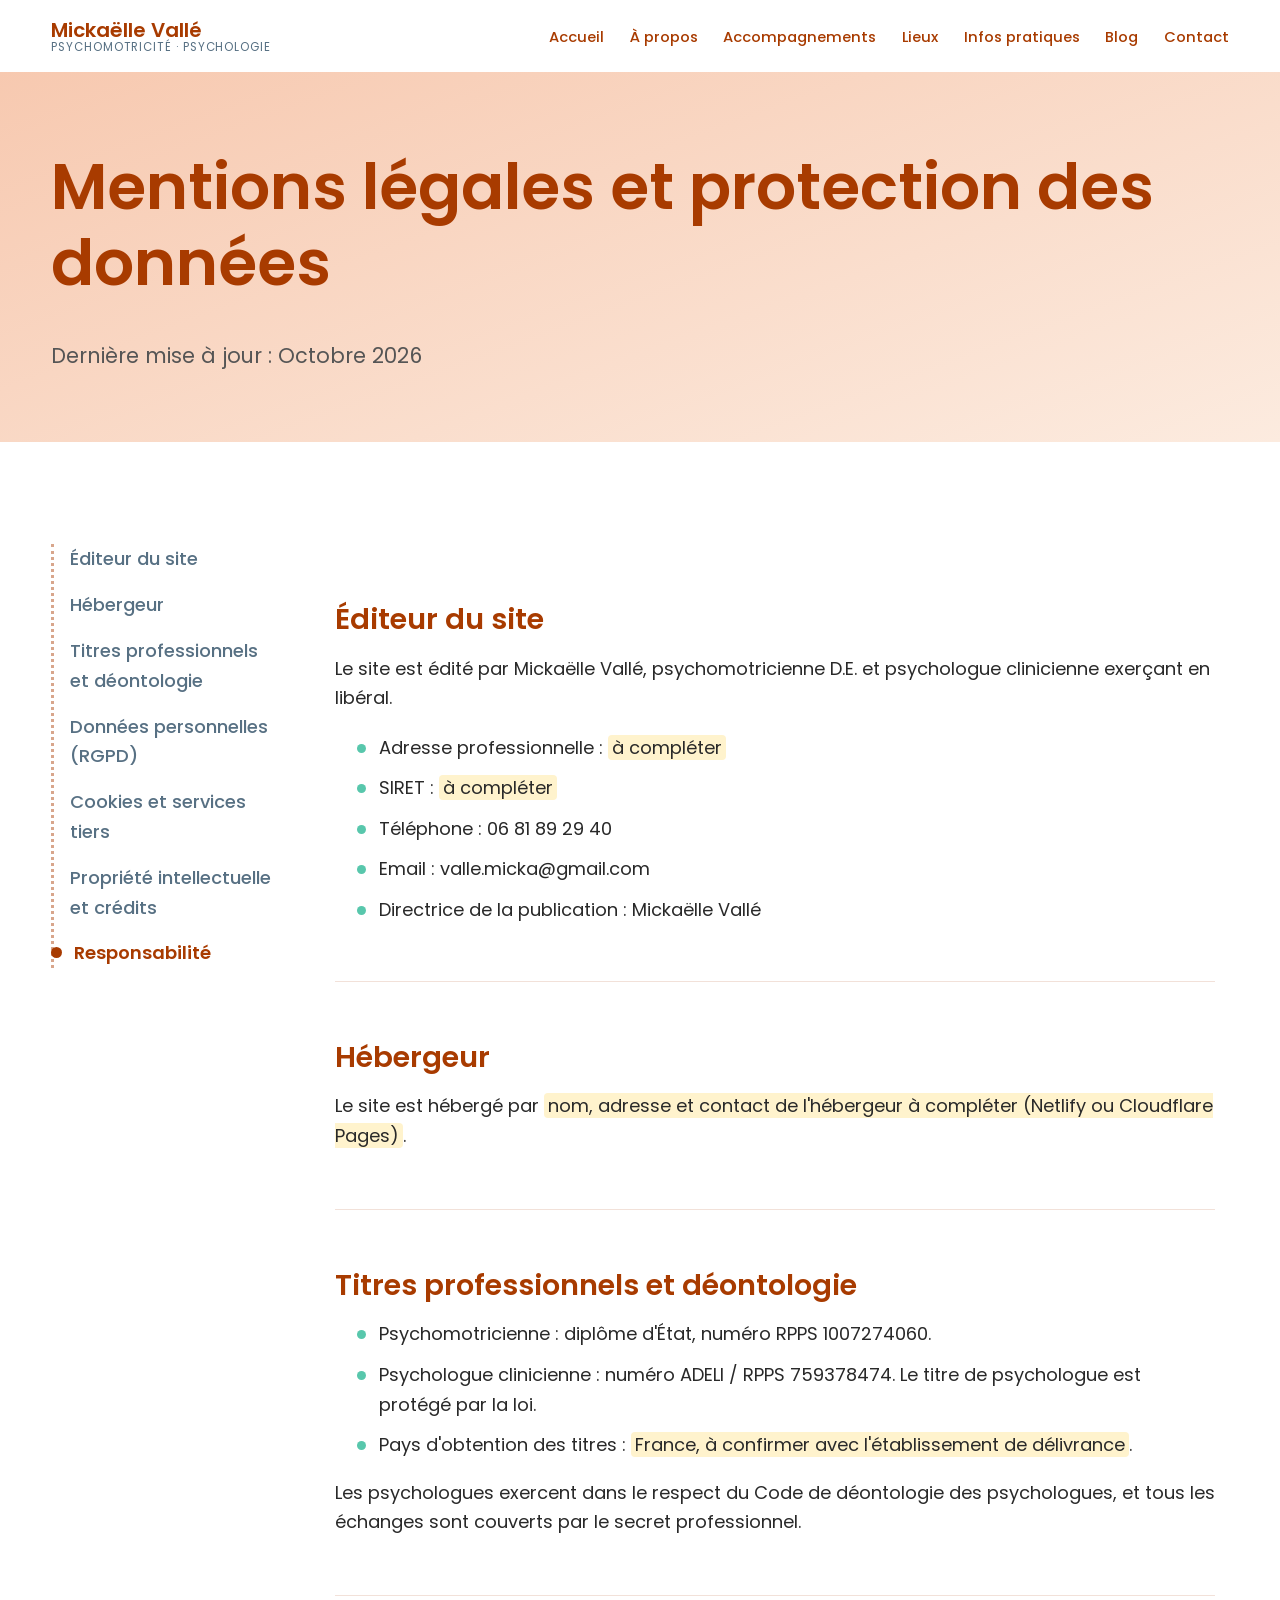
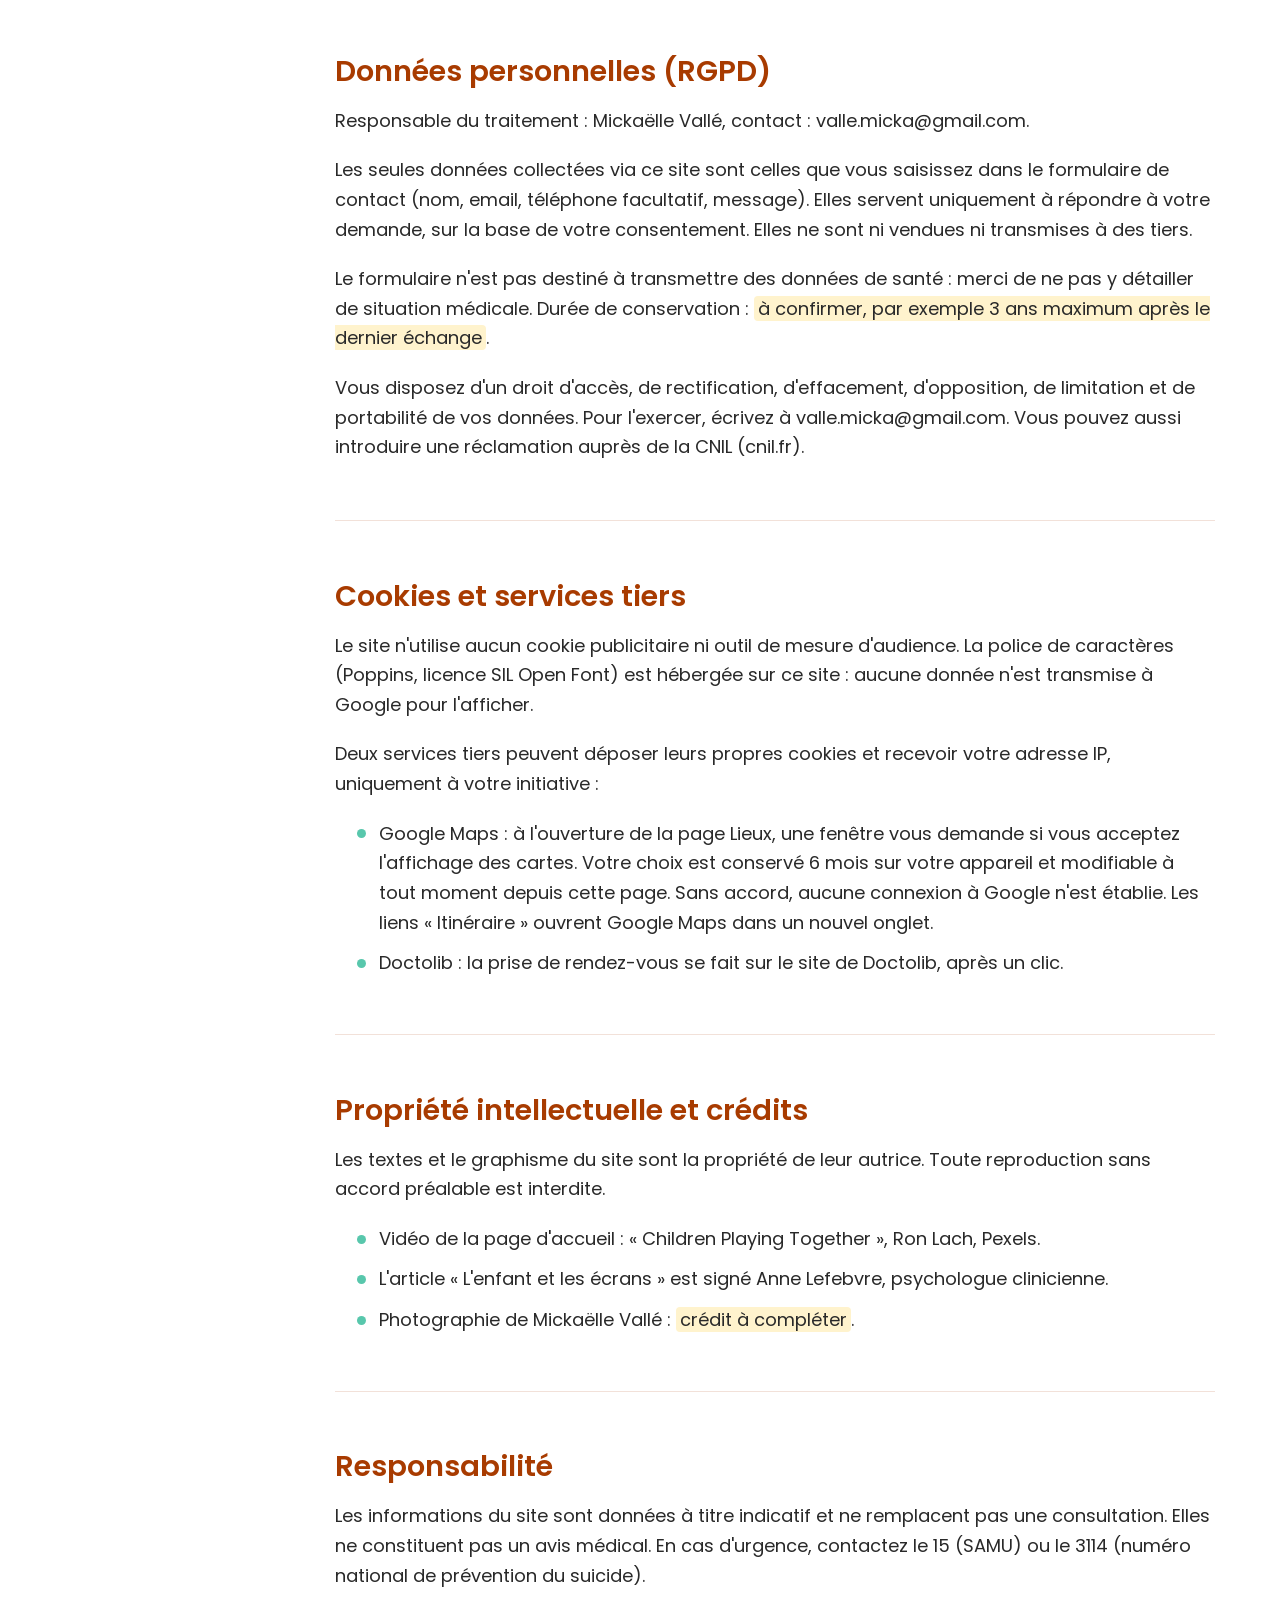
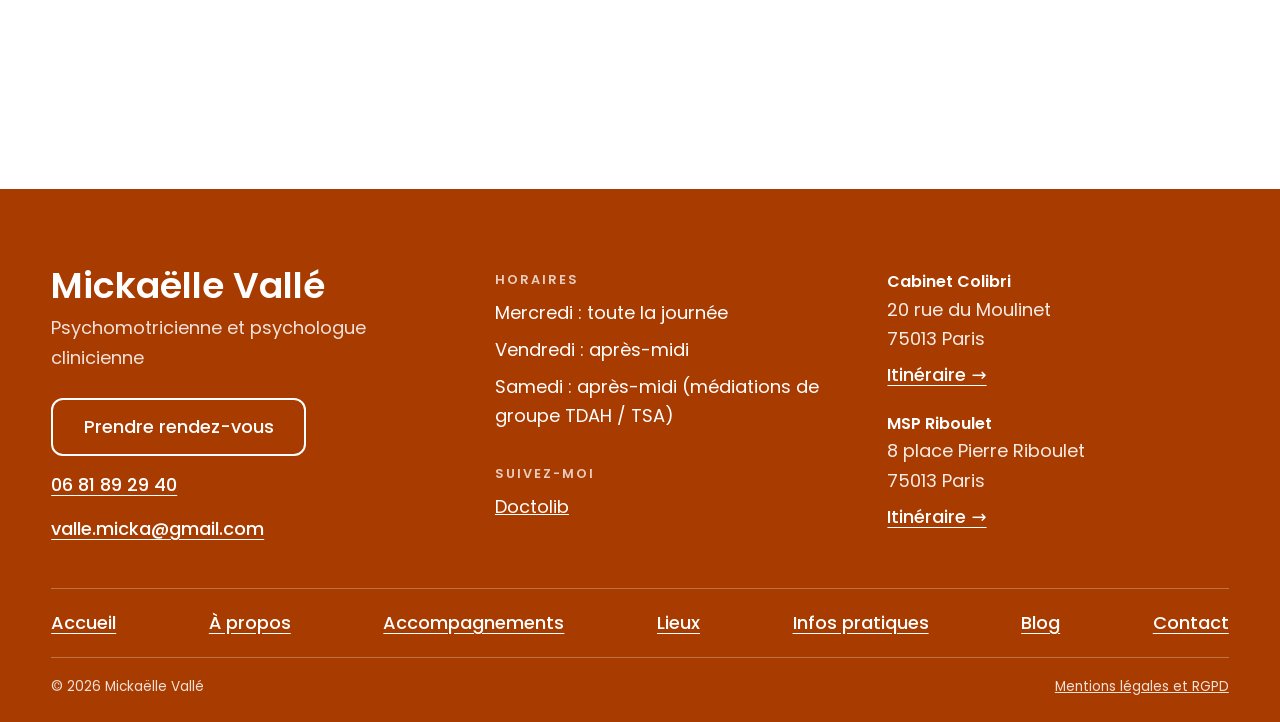
<file: mentions-legales.html>
<!doctype html>
<html lang="fr">
<head>
<meta charset="utf-8">
<meta name="viewport" content="width=device-width,initial-scale=1">
<title>Mentions légales et RGPD | Mickaëlle Vallé</title>
<meta name="description" content="Mentions légales, hébergeur et politique de protection des données.">
<meta property="og:type" content="website">
<meta property="og:title" content="Mentions légales et RGPD | Mickaëlle Vallé">
<meta property="og:description" content="Mentions légales, hébergeur et politique de protection des données.">
<meta property="og:locale" content="fr_FR">
<meta name="theme-color" content="#A83B00">
<meta name="robots" content="noindex, nofollow">
<link rel="icon" href="data:image/svg+xml,%3Csvg xmlns=%27http://www.w3.org/2000/svg%27 viewBox=%270 0 64 64%27%3E%3Ccircle cx=%2732%27 cy=%2732%27 r=%2732%27 fill=%27%23A83B00%27/%3E%3Ctext x=%2732%27 y=%2742%27 font-size=%2726%27 font-family=%27sans-serif%27 font-weight=%27700%27 text-anchor=%27middle%27 fill=%27white%27%3EMV%3C/text%3E%3C/svg%3E">
<link rel="preload" href="fonts/poppins-500.woff2" as="font" type="font/woff2" crossorigin>
<link rel="stylesheet" href="css/style.css?v=21">
</head>
<body data-page="legal">
<a class="skip" href="#main">Aller au contenu</a>
<header class="site-header" id="site-header"></header>
<main id="main"></main>
<footer class="site-footer" id="site-footer"></footer>
<script src="js/main.js?v=21" defer></script>
</body>
</html>
</file>
<file: css/style.css>
@font-face{font-family:Poppins;font-style:normal;font-weight:400;font-display:swap;src:url(../fonts/poppins-400.woff2) format('woff2')}
@font-face{font-family:Poppins;font-style:normal;font-weight:500;font-display:swap;src:url(../fonts/poppins-500.woff2) format('woff2')}
@font-face{font-family:Poppins;font-style:normal;font-weight:600;font-display:swap;src:url(../fonts/poppins-600.woff2) format('woff2')}
:root{
  --terra:#A83B00;--terra-dark:#842f00;--peach:#F7C9B0;--terra-soft:#EFC2AA;--peach-soft:#FCEBDF;--teal:#58C7AC;
  --slate:#577083;--navy:#0E346E;--ink:#292929;--muted:#555;--white:#fff;
  --fs-body:clamp(1rem,.95rem + .25vw,1.125rem);
  --fs-h1:clamp(2rem,1.4rem + 3.2vw,4rem);
  --fs-h2:clamp(1.5rem,1.2rem + 1.5vw,2.5rem);
  --fs-h3:clamp(1.1rem,1rem + .5vw,1.4rem);
  --gutter:clamp(16px,4vw,72px);--radius:20px;--header-h:72px;
}
*,*::before,*::after{box-sizing:border-box}
html{scroll-behavior:smooth;scroll-padding-top:calc(var(--header-h) + 12px)}
body{margin:0;font-family:Poppins,system-ui,sans-serif;font-size:var(--fs-body);line-height:1.65;color:var(--ink);background:var(--white);overflow-x:hidden;animation:bodyIn .35s ease both}
body.leaving{animation:bodyOut .25s ease forwards}
@keyframes bodyIn{from{opacity:0}to{opacity:1}}
@keyframes bodyOut{to{opacity:0}}
@keyframes pageIn{from{opacity:0;transform:translateY(8px)}to{opacity:1;transform:none}}
@keyframes pageOut{to{opacity:0;transform:translateY(-8px)}}
img,iframe{max-width:100%;display:block}
h1,h2,h3{font-weight:600;line-height:1.2;color:var(--terra);margin:0 0 .6em}
h1{font-size:var(--fs-h1)}h2{font-size:var(--fs-h2)}h3{font-size:var(--fs-h3);color:var(--slate)}
p{margin:0 0 1em}a{color:var(--navy)}
.wrap{width:min(1760px,100% - 2*var(--gutter));margin-inline:auto;margin-inline:auto}
section{padding-block:clamp(48px,8vw,104px)}
.alt{background:var(--peach-soft);position:relative;margin-top:clamp(30px,4vw,56px)}
.kicker{display:block;font-size:.85rem;font-weight:600;letter-spacing:.18em;text-transform:uppercase;color:var(--terra);margin-bottom:1rem}
.lead{font-size:clamp(1.05rem,1rem + .5vw,1.3rem);color:var(--muted);max-width:60ch}
.skip{position:absolute;left:-999px;top:8px;background:#fff;padding:8px 12px;z-index:200}.skip:focus{left:8px}

/* header */
.site-header{position:sticky;top:0;z-index:100;height:var(--header-h);display:flex;align-items:center;background:rgba(255,255,255,.72);backdrop-filter:blur(12px);-webkit-backdrop-filter:blur(12px);transition:background .3s,box-shadow .3s}
.site-header.scrolled{background:rgba(255,255,255,.94);box-shadow:0 2px 18px rgba(0,0,0,.08)}
.site-header .wrap{display:flex;align-items:center;justify-content:space-between;gap:16px}
.logo{display:flex;flex-direction:column;line-height:1.1;text-decoration:none;cursor:pointer}
.logo strong{font-size:1.25rem;color:var(--terra)}.logo span{font-size:.72rem;letter-spacing:.08em;color:var(--slate)}
.nav ul{display:flex;gap:clamp(12px,2vw,28px);list-style:none;margin:0;padding:0}
.nav a{text-decoration:none;color:var(--terra);font-size:.92rem;font-weight:500;padding:6px 0;border-bottom:2px solid transparent;transition:border-color .2s,color .2s;cursor:pointer}
.nav a:hover,.nav a[aria-current="page"]{border-color:var(--teal);color:var(--terra-dark)}
.burger{display:none;background:none;border:0;padding:8px;cursor:pointer}
.burger span{display:block;width:26px;height:2px;background:var(--terra);margin:6px 0;transition:transform .25s,opacity .25s}
@media (max-width:900px){
  .burger{display:block}
  .nav{position:absolute;top:var(--header-h);left:0;right:0;background:rgba(255,255,255,.98);max-height:0;overflow:hidden;transition:max-height .3s}
  .nav.open{max-height:80vh;box-shadow:0 12px 24px rgba(0,0,0,.1)}
  .nav ul{flex-direction:column;padding:12px var(--gutter) 20px}
  .burger.open span:nth-child(1){transform:translateY(8px) rotate(45deg)}
  .burger.open span:nth-child(2){opacity:0}
  .burger.open span:nth-child(3){transform:translateY(-8px) rotate(-45deg)}
}

/* buttons (style B : contour, remplissage au survol) */
.btn{display:inline-block;font:inherit;font-weight:500;text-decoration:none;cursor:pointer;color:var(--terra);background:linear-gradient(var(--terra),var(--terra)) left/0 100% no-repeat;border:2px solid var(--terra);padding:.7em 1.7em;border-radius:12px;transition:background-size .3s ease,color .3s ease,transform .2s ease}
.btn:hover,.btn:focus-visible{background-size:100% 100%;color:#fff}
.btn:active{transform:scale(.95)}
.btn-row{display:flex;flex-wrap:wrap;gap:14px;margin-top:1.5rem}

/* hero */
.hero{min-height:calc(100svh - var(--header-h));display:flex;align-items:center;position:relative;padding-block:48px 96px;background:#fff;overflow:hidden}
.hero h1 .w{display:inline-block;opacity:0;transform:translateY(16px);animation:wordUp .7s cubic-bezier(.2,.8,.2,1) forwards}
@keyframes wordUp{to{opacity:1;transform:none}}
.hero .lead,.hero .btn-row,.hero .kicker{animation:pageIn .8s .6s ease both}
.explore{position:absolute;left:50%;bottom:24px;transform:translateX(-50%);background:none;border:0;color:var(--terra);font:inherit;font-size:.85rem;font-weight:500;cursor:pointer;display:flex;flex-direction:column;align-items:center;gap:4px;transition:opacity .2s}
.explore:hover{opacity:.7}.explore:active{transform:translateX(-50%) scale(.95)}
.explore svg{animation:bounce 1.8s ease-in-out infinite}
@keyframes bounce{0%,100%{transform:translateY(0)}50%{transform:translateY(7px)}}
.page-head{padding-block:clamp(40px,6vw,80px) clamp(24px,4vw,48px);background:linear-gradient(160deg,var(--peach) 0%,var(--peach-soft) 100%)}

/* cards */
.grid{display:grid;grid-template-columns:repeat(auto-fit,minmax(min(100%,250px),1fr));gap:clamp(16px,2vw,28px)}
.card{background:#fff;border-radius:var(--radius);padding:clamp(20px,3vw,32px);box-shadow:0 6px 24px rgba(168,59,0,.08);transition:transform .25s,box-shadow .25s;text-decoration:none;color:inherit;display:block}
a.card{cursor:pointer}
.card:hover{transform:translateY(-4px);box-shadow:0 12px 30px rgba(168,59,0,.15)}
.card:active{transform:translateY(-1px) scale(.99)}
.card h3{color:var(--terra)}.card p:last-child{margin-bottom:0}
.card .date{font-size:.8rem;color:var(--slate);font-weight:500;letter-spacing:.06em;text-transform:uppercase}
.soon{display:inline-block;font-size:.8rem;color:var(--slate);border:1px dashed var(--slate);border-radius:99px;padding:2px 12px}
.domain{margin-bottom:clamp(40px,6vw,72px)}
.domain blockquote{margin:0 0 1.2rem;padding-left:1rem;border-left:3px solid var(--teal);font-style:italic;color:var(--slate)}
.domain ul,.card ul{padding-left:1.2em;margin:0 0 1em}
.domain .block{margin-top:1.6rem}
.two{display:grid;grid-template-columns:repeat(auto-fit,minmax(min(100%,320px),1fr));gap:clamp(20px,3vw,40px);align-items:start}
.map{width:100%;height:280px;border:0;border-radius:var(--radius);background:var(--peach-soft)}
.todo{background:#fff3cd;padding:0 4px;border-radius:4px}

/* faq */
details{background:#fff;border-radius:14px;padding:16px 20px;margin-bottom:12px;box-shadow:0 4px 16px rgba(168,59,0,.07)}
summary{cursor:pointer;font-weight:600;color:var(--terra);list-style:none;display:flex;justify-content:space-between;gap:12px}
summary::after{content:"+";transition:transform .25s}details[open] summary::after{transform:rotate(45deg)}
details p{margin:.8em 0 0;color:var(--muted)}

/* form */
form{display:grid;gap:16px}
label{font-weight:500;font-size:.9rem;color:var(--slate)}
input,textarea{width:100%;font:inherit;padding:12px 14px;border:2px solid var(--peach);border-radius:12px;background:#fff;transition:border-color .2s}
input:focus,textarea:focus{outline:none;border-color:var(--teal)}
textarea{min-height:150px;resize:vertical}
.notice{font-size:.85rem;color:var(--muted)}

/* footer */
.site-footer{background:var(--terra);color:#fff;padding-block:clamp(48px,6vw,80px) 24px}
.site-footer h3{color:#fff;font-size:.8rem;letter-spacing:.16em;text-transform:uppercase;opacity:.75;margin-bottom:.8em}
.site-footer a{color:#fff;cursor:pointer}
.site-footer ul{list-style:none;padding:0;margin:0}.site-footer li{margin-bottom:.4em}
.f-main{display:grid;grid-template-columns:minmax(0,1.15fr) minmax(0,1fr) minmax(0,1fr);gap:clamp(28px,4vw,64px);align-items:start}
.f-name{font-size:clamp(1.6rem,1.3rem + 1.2vw,2.3rem);font-weight:700;line-height:1.1;margin:0}
.f-sub{margin:.4em 0 1.4em;opacity:.85}
.f-contact{display:flex;flex-direction:column;align-items:flex-start;gap:14px}
.f-contact a:not(.btn){font-weight:500;text-underline-offset:4px}
.btn-light{color:#fff;border-color:#fff;background:linear-gradient(#fff,#fff) left/0 100% no-repeat}
.btn-light:hover,.btn-light:focus-visible{color:var(--terra);background-size:100% 100%}
.f-center{display:grid;gap:28px;padding-top:.4rem}
.f-nav ul{display:flex;flex-wrap:wrap;justify-content:space-between;gap:10px 24px;margin-top:clamp(28px,4vw,44px);padding-block:1.2rem;border-block:1px solid rgba(255,255,255,.28)}.f-nav li{margin:0}.f-nav a{font-weight:500;text-underline-offset:4px}.f-nav a:hover{text-decoration:underline}
.f-maps{display:grid;grid-template-columns:minmax(0,1fr);gap:24px;padding-top:.4rem}
.f-place h3{font-size:1rem;letter-spacing:0;text-transform:none;opacity:1;margin-bottom:.2em}
.f-place p{margin:0 0 6px;opacity:.9}
.f-place .map{height:auto;aspect-ratio:1/1;border-radius:20px}
.f-route{font-weight:500;text-underline-offset:4px;white-space:nowrap}
.footer-bottom{margin-top:18px;font-size:.85rem;display:flex;flex-wrap:wrap;gap:8px 20px;justify-content:space-between;opacity:.85}
@media (max-width:860px){.f-main{grid-template-columns:minmax(0,1fr)}}
@media (max-width:860px){.f-maps{grid-template-columns:repeat(2,minmax(0,1fr))}}
@media (max-width:480px){.f-maps{grid-template-columns:minmax(0,1fr)}}

/* page a propos */
.about-hero{background:var(--terra-soft);padding-block:clamp(40px,6vw,88px)}
.about-grid{display:grid;grid-template-columns:minmax(0,1.2fr) minmax(0,.8fr);gap:clamp(28px,5vw,72px);align-items:center}
.about-hero h1{margin-bottom:.15em}
.role{font-weight:500;color:var(--slate);font-size:clamp(1rem,.95rem + .4vw,1.25rem);margin:0 0 1.2rem}
.tags{display:flex;flex-wrap:wrap;gap:8px;list-style:none;padding:0;margin:1.4rem 0 0}
.tags li{font-size:.85rem;font-weight:500;color:var(--terra);background:rgba(255,255,255,.7);border-radius:99px;padding:6px 14px}
.portrait{margin:0;position:relative;aspect-ratio:4/5;border-radius:32px;overflow:hidden;background:var(--peach);box-shadow:0 20px 50px rgba(168,59,0,.18);max-width:420px;justify-self:center;width:100%}
.portrait img{width:100%;height:100%;object-fit:cover}
.portrait-empty{display:none}
.portrait.empty{display:grid;place-items:center}
.portrait.empty .portrait-empty{display:block;color:var(--terra);font-weight:500}
.timeline{list-style:none;margin:2rem 0 0;padding:0 0 0 clamp(20px,3vw,32px);border-left:3px dotted rgba(168,59,0,.5)}
.timeline li{position:relative;display:grid;grid-template-columns:minmax(90px,170px) minmax(0,1fr);gap:8px clamp(16px,3vw,40px);padding-bottom:clamp(24px,3vw,40px)}
.timeline li::before{content:"";position:absolute;left:calc(-1 * clamp(20px,3vw,32px) - 8px);top:.45em;width:13px;height:13px;border-radius:50%;background:var(--terra)}
.t-label{font-weight:600;color:var(--terra)}
.timeline h3{margin:0 0 .3em}.timeline p{margin:0;color:var(--muted);max-width:60ch}
.ids{margin-top:1rem;font-size:.85rem;color:var(--slate)}
@media (max-width:760px){.about-grid{grid-template-columns:minmax(0,1fr)}.portrait{order:-1;max-width:260px}.timeline li{grid-template-columns:minmax(0,1fr)}}

/* page accompagnements */
.care-layout{display:grid;grid-template-columns:220px minmax(0,1fr);gap:clamp(24px,5vw,96px);align-items:start}
.care-nav{position:sticky;top:calc(var(--header-h) + 24px)}
.care-nav ul{list-style:none;margin:0;padding:0 0 0 16px;border-left:3px dotted rgba(168,59,0,.45)}
.care-nav li{margin-bottom:.9em}
.care-nav a{display:block;text-decoration:none;color:var(--slate);font-weight:500;cursor:pointer;transition:color .2s,transform .2s;position:relative}
.care-nav a:hover{color:var(--terra)}
.care-nav a.active{color:var(--terra);font-weight:600;transform:translateX(4px)}
.care-nav a.active::before{content:"";position:absolute;left:-23px;top:.5em;width:11px;height:11px;border-radius:50%;background:var(--terra)}
.care-body{max-width:none}
.domain{scroll-margin-top:calc(var(--header-h) + 16px);padding-bottom:clamp(36px,5vw,64px);margin-bottom:clamp(36px,5vw,64px);border-bottom:1px solid rgba(168,59,0,.15)}
.domain .lead{max-width:none;color:var(--ink)}
.acc{background:var(--peach-soft);box-shadow:none;border-radius:20px;padding:16px 22px}
.acc summary{color:var(--terra)}
.acc p{color:var(--ink);margin:.8em 0 0}
.checks{list-style:none;padding:0;margin:.4rem 0 0;display:grid;grid-template-columns:repeat(auto-fit,minmax(min(100%,280px),1fr));gap:8px 28px}
.checks li{position:relative;padding-left:22px}
.checks li::before{content:"";position:absolute;left:0;top:.6em;width:9px;height:9px;border-radius:50%;background:var(--teal)}
@media (max-width:999px){
  .care-layout{grid-template-columns:minmax(0,1fr)}
  .care-nav{position:static}
  .care-nav ul{display:flex;gap:10px;flex-wrap:wrap;border:0;padding:0}
  .care-nav li{margin:0}
  .care-nav a,.care-nav a.active{padding:6px 14px;border-radius:99px;background:var(--peach-soft);transform:none}
  .care-nav a.active::before{display:none}
}

/* page lieux */
.page-head .tags{margin-top:1.2rem}
.place-row{padding-block:clamp(48px,7vw,104px)}
.place-grid{display:grid;grid-template-columns:minmax(0,1.05fr) minmax(0,1fr);gap:clamp(28px,5vw,88px);align-items:center}
.place-grid.flip .map{order:2}
.place-grid .map{height:clamp(320px,38vw,560px);border-radius:32px;box-shadow:0 20px 50px rgba(168,59,0,.15)}
.place-info h2{margin-bottom:.15em}
.place-tag{color:var(--slate);font-weight:500;margin-bottom:1rem}
.place-addr{font-size:1.15rem;font-weight:500}
.place-cols{display:grid;grid-template-columns:repeat(auto-fit,minmax(min(100%,230px),1fr));gap:20px 36px;margin-top:1.4rem}
.place-cols h3{font-size:.8rem;letter-spacing:.16em;text-transform:uppercase;color:var(--terra);margin-bottom:.6em}
.hours{list-style:none;margin:0;padding:0}.hours li{display:flex;justify-content:space-between;gap:16px;padding:6px 0;border-bottom:1px dotted rgba(168,59,0,.4)}
.access{margin:0}.access dt{font-weight:600;color:var(--slate);font-size:.9rem}.access dd{margin:0 0 .6em}
@media (max-width:900px){.place-grid{grid-template-columns:minmax(0,1fr)}.place-grid.flip .map{order:0}}

/* page infos pratiques */
.steps{counter-reset:step}
.practical-grid{display:grid;grid-template-columns:minmax(0,1.3fr) minmax(0,1fr);gap:clamp(28px,5vw,96px);align-items:start}
.notes{display:grid;gap:clamp(16px,2vw,24px);position:sticky;top:calc(var(--header-h) + 24px)}
.note{background:var(--terra-soft);border-radius:28px;padding:clamp(22px,3vw,36px)}
.note h3{color:var(--terra);margin-bottom:.4em}.note p{margin:0}
@media (max-width:900px){.practical-grid{grid-template-columns:minmax(0,1fr)}.notes{position:static}}

/* blog */
.feature{display:grid;grid-template-columns:minmax(0,1fr) auto;gap:24px;align-items:end;background:var(--terra-soft);border-radius:36px;padding:clamp(28px,4vw,56px);text-decoration:none;color:inherit;cursor:pointer;transition:transform .25s,box-shadow .25s;margin-bottom:clamp(20px,3vw,36px)}
.feature:hover{transform:translateY(-4px);box-shadow:0 16px 40px rgba(168,59,0,.18)}
.feature:active{transform:scale(.99)}
.feature h2{margin:.3em 0 .4em}.feature p{max-width:60ch;color:var(--ink)}
.feature-tag{align-self:start;background:#fff;color:var(--terra);font-weight:600;border-radius:99px;padding:6px 16px;font-size:.85rem;order:2}
.more{color:var(--terra);font-weight:600}
.blog-grid .card p{color:var(--muted)}
.date{display:block;font-size:.8rem;color:var(--slate);font-weight:500;letter-spacing:.06em;text-transform:uppercase;margin-bottom:.6em}
.back{display:inline-block;margin-bottom:1rem;color:var(--terra);font-weight:500;text-decoration:none;cursor:pointer}
.back:hover{text-decoration:underline}
.prose{max-width:74ch}
.prose h2{font-size:clamp(1.3rem,1.1rem + 1vw,1.8rem);margin-top:2em}
.prose p{margin-bottom:1.1em}
.prose .checks{display:block}.prose .checks li{margin-bottom:.6em}
.byline{margin-top:2.4rem;padding-top:1rem;border-top:1px solid rgba(168,59,0,.2);color:var(--slate);font-weight:500}
.after{margin-top:clamp(36px,5vw,64px);display:grid;gap:24px;max-width:74ch}
@media (max-width:700px){.feature{grid-template-columns:minmax(0,1fr)}.feature-tag{order:-1;justify-self:start}}

/* page contact */
.contact-grid{display:grid;grid-template-columns:minmax(0,1fr) minmax(0,1.1fr);gap:clamp(28px,6vw,110px);align-items:start}
.contact-side{display:grid;gap:clamp(24px,3vw,36px)}
.cta-card{background:var(--terra);color:#fff;border-radius:32px;padding:clamp(24px,3.5vw,44px)}
.cta-card h2{color:#fff;margin-bottom:.3em}.cta-card p{margin-bottom:1.2em;opacity:.9}
.direct{list-style:none;margin:0;padding:0}
.direct li{display:grid;grid-template-columns:minmax(110px,170px) minmax(0,1fr);gap:4px 16px;padding:12px 0;border-bottom:1px dotted rgba(168,59,0,.4)}
.direct li>span:first-child{color:var(--slate);font-weight:500}
.direct a{font-weight:500;cursor:pointer}
.plain{list-style:none;margin:0;padding:0}.plain li{padding:4px 0}
.contact-side h3{font-size:.8rem;letter-spacing:.16em;text-transform:uppercase;color:var(--terra)}
#contact-form{background:var(--peach-soft);border-radius:32px;padding:clamp(24px,3.5vw,44px)}
#contact-form h2{margin-bottom:.2em}
.row2{display:grid;grid-template-columns:repeat(auto-fit,minmax(min(100%,200px),1fr));gap:16px}
select{width:100%;font:inherit;padding:12px 14px;border:2px solid var(--peach);border-radius:12px;background:#fff;cursor:pointer}
select:focus{outline:none;border-color:var(--teal)}
label.check{display:flex;gap:10px;align-items:flex-start;font-weight:400;color:var(--ink);font-size:.9rem;cursor:pointer}
label.check input{width:auto;margin-top:.3em;accent-color:var(--terra);cursor:pointer}
#contact-form .btn{justify-self:start}
@media (max-width:900px){.contact-grid{grid-template-columns:minmax(0,1fr)}.direct li{grid-template-columns:minmax(0,1fr)}}

.legal.prose{max-width:80ch}.legal .domain{margin-bottom:clamp(24px,3vw,40px);padding-bottom:clamp(24px,3vw,40px)}.legal .domain:last-child{border-bottom:0}

/* bandeau rendez-vous */
.cta-section{padding-block:clamp(24px,4vw,56px) clamp(48px,6vw,88px)}
.cta-band{display:flex;flex-wrap:wrap;gap:24px 48px;align-items:center;justify-content:space-between;background:var(--terra);color:#fff;border-radius:36px;padding:clamp(28px,4vw,56px)}
.cta-band h2{color:#fff;margin-bottom:.2em}.cta-band p{margin:0;opacity:.9;font-size:1.1rem}
.cta-actions{display:flex;flex-wrap:wrap;gap:16px 28px;align-items:center}
.cta-phone{color:#fff;font-weight:600;font-size:1.2rem;text-underline-offset:5px;cursor:pointer}

.map-consent{display:grid;place-content:center;justify-items:center;gap:18px;text-align:center;padding:clamp(20px,4vw,48px);background:var(--terra-soft)}
.map-consent p{margin:0;color:var(--terra);font-weight:500}
.maplink{color:var(--terra);font-weight:500;text-underline-offset:4px;cursor:pointer}
.linkbtn{background:none;border:0;padding:0;font:inherit;color:var(--terra);text-decoration:underline;text-underline-offset:3px;cursor:pointer}
.consent{position:fixed;z-index:300;left:0;right:0;margin-inline:auto;bottom:20px;width:min(680px,100% - 32px);background:#fff;border-radius:24px;box-shadow:0 16px 50px rgba(0,0,0,.25);padding:20px 24px;display:grid;gap:14px;animation:pageIn .4s ease both}
.consent p{margin:0;font-size:.92rem;color:var(--ink)}
.consent-btns{display:flex;gap:12px;flex-wrap:wrap}
.map-consent.reveal{border:0}

.consent-foot{margin-top:clamp(28px,4vw,48px);text-align:center}.consent-foot .notice{margin:0}

/* reveal */
.reveal{opacity:0;transform:translateY(22px);transition:opacity .7s ease,transform .7s ease}
.reveal.in{opacity:1;transform:none}
@media (prefers-reduced-motion:reduce){*,*::before,*::after{animation-duration:.01ms!important;transition-duration:.01ms!important}.reveal{opacity:1;transform:none}html{scroll-behavior:auto}}

/* hero et apparition echelonnee */
.hero>.wrap{position:relative;z-index:1}
.reveal:nth-child(2){transition-delay:.08s}.reveal:nth-child(3){transition-delay:.16s}.reveal:nth-child(4){transition-delay:.24s}
.hero-media{position:absolute;z-index:0;overflow:hidden;background:var(--peach-soft)}
.hero-media img,.hero-media video{width:100%;height:100%;object-fit:cover}
.hero-media video{position:absolute;inset:0}
.hero .wrap>div{max-width:min(100%,560px)}
@media (min-width:761px){
  .hero{background:var(--terra-soft)}
  .hero-media{right:max(var(--gutter),calc((100% - 1760px)/2));top:50%;transform:translateY(-50%);width:min(34vw,380px);aspect-ratio:9/16;max-height:calc(100% - 96px);border-radius:28px;box-shadow:0 20px 50px rgba(168,59,0,.18)}
}
@media (max-width:760px){
  .hero-media{inset:0}
  .hero-media::after{content:"";position:absolute;inset:0;background:rgba(255,255,255,.8)}
  .hero .wrap>div{max-width:none}
}

/* fil en pointilles et cartes vivantes */
.path-wrap{position:relative;padding-block:clamp(48px,7vw,110px)}
.dots{position:absolute;z-index:0;left:50%;top:0;width:100vw;height:100%;transform:translateX(-50%);overflow:visible;pointer-events:none}
.dots path{fill:none;stroke:var(--terra);stroke-width:5;stroke-linecap:round;stroke-dasharray:.1 14;opacity:.85;animation:flow 3s linear infinite}
@keyframes flow{to{stroke-dashoffset:-28.2}}
.path-wrap .grid{position:relative;z-index:1}
.path-wrap .card.in{animation:breathe 5.4s ease-in-out 1s infinite}
.path-wrap .card:nth-child(2).in{animation-duration:6.2s;animation-delay:1.6s}
.path-wrap .card:nth-child(3).in{animation-duration:4.8s;animation-delay:2.1s}
.path-wrap .card:nth-child(4).in{animation-duration:5.8s;animation-delay:1.3s}
@keyframes breathe{0%,100%{scale:1;translate:0 0}50%{scale:1.03;translate:0 -5px}}
@media (min-width:1000px){
  .path-wrap .grid{grid-template-columns:repeat(4,minmax(0,1fr));align-items:start}
  .path-wrap .card:nth-child(even){margin-top:clamp(70px,9vw,130px)}
}
@media (max-width:999px){
  .path-wrap{padding-block:0}
  .dots{display:none}
  .path-wrap::before{content:"";position:absolute;z-index:0;left:50%;top:0;bottom:0;border-left:3px dotted rgba(168,59,0,.5)}
}
@media (prefers-reduced-motion:reduce){.dots path,.path-wrap .card.in{animation:none}}
/* cartes rectangulaires aux angles arrondis */
.path-wrap .card{border-radius:32px;padding:clamp(16px,1.6vw,22px) clamp(20px,2vw,28px)}
.path-wrap .card h3{font-size:clamp(1rem,.9rem + .4vw,1.2rem);margin-bottom:.4em}
.path-wrap .card p{font-size:.92rem;line-height:1.5}
@media (min-width:1000px){
  .path-wrap .grid{gap:clamp(12px,1.4vw,20px)}
}
@media (max-width:999px){.path-wrap .card{min-height:0}}

/* bord ondule en haut des sections alt */
.alt::before{content:"";position:absolute;left:0;right:0;bottom:calc(100% - 1px);height:clamp(30px,4vw,56px);background:var(--peach-soft);-webkit-mask:url("data:image/svg+xml;utf8,<svg xmlns='http://www.w3.org/2000/svg' viewBox='0 0 100 60' preserveAspectRatio='none'><path d='M0,38 C8,38 10,12 22,12 S34,50 46,34 S58,6 70,20 S86,50 100,22 L100,60 L0,60 Z'/></svg>") center/100% 100% no-repeat;mask:url("data:image/svg+xml;utf8,<svg xmlns='http://www.w3.org/2000/svg' viewBox='0 0 100 60' preserveAspectRatio='none'><path d='M0,38 C8,38 10,12 22,12 S34,50 46,34 S58,6 70,20 S86,50 100,22 L100,60 L0,60 Z'/></svg>") center/100% 100% no-repeat}
</file>
